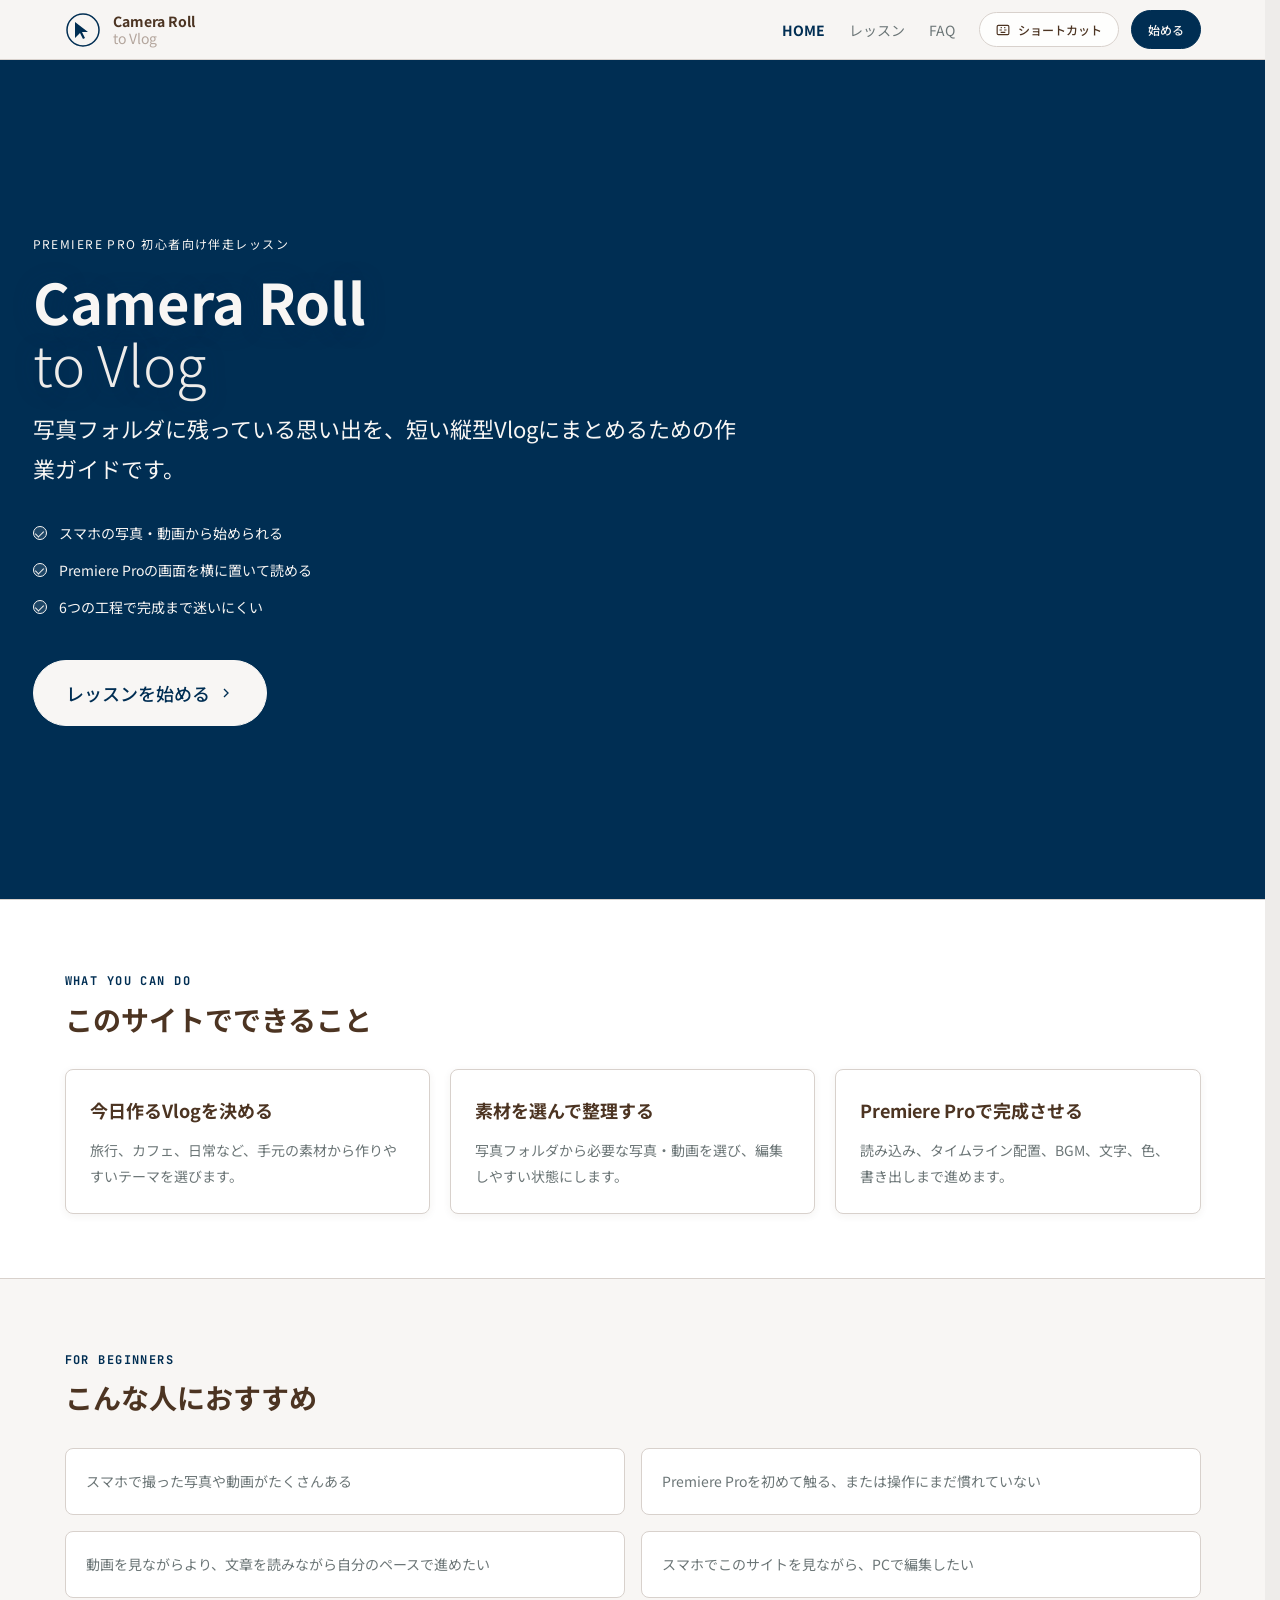
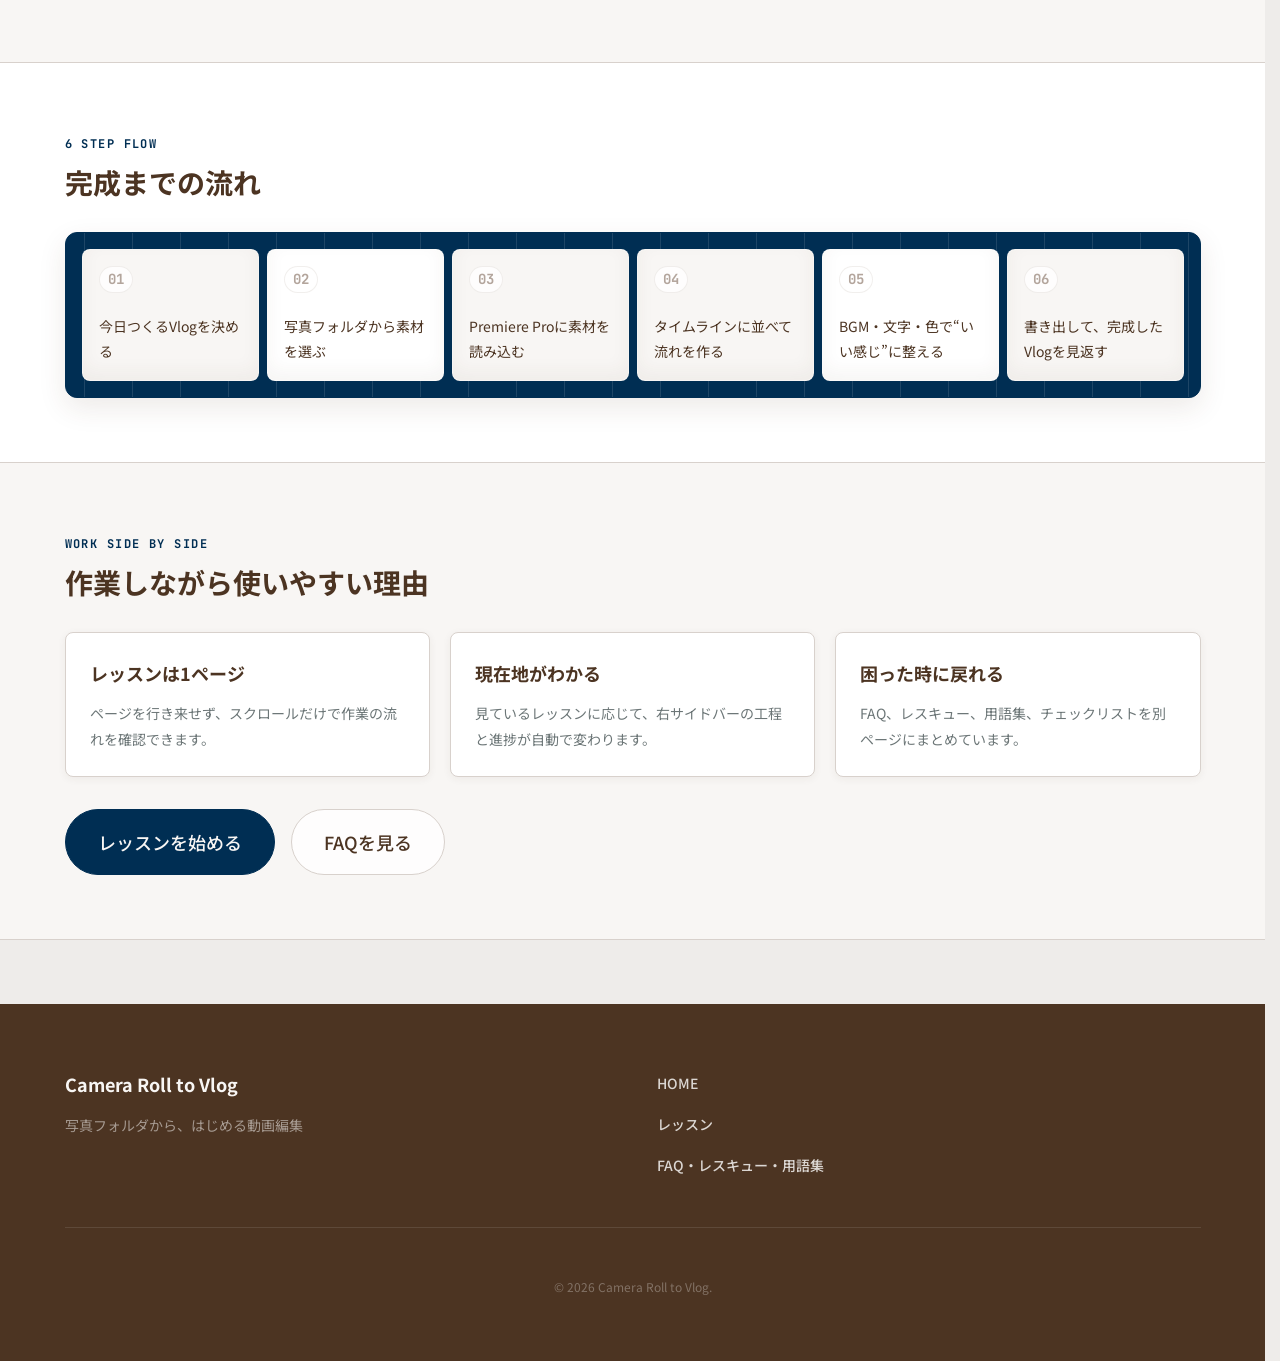
<file: index.html>
<!DOCTYPE html>
<html lang="ja">
<head>
  <meta charset="UTF-8" />
  <meta name="viewport" content="width=device-width, initial-scale=1.0" />
  <title>Camera Roll to Vlog - 写真フォルダからはじめる動画編集</title>
  <link rel="preconnect" href="https://fonts.googleapis.com" />
  <link href="https://fonts.googleapis.com/css2?family=Noto+Sans+JP:wght@300;400;500;700&family=JetBrains+Mono:wght@400;600&display=swap" rel="stylesheet" />
  <link rel="stylesheet" href="style.css" />
</head>
<body>
  <header class="site-header" role="banner">
    <div class="header-inner">
      <a href="index.html" class="logo-link" aria-label="トップページへ">
        <div class="logo-mark" aria-hidden="true">
          <svg width="36" height="36" viewBox="0 0 36 36" fill="none" xmlns="http://www.w3.org/2000/svg">
            <circle cx="18" cy="18" r="16" stroke="currentColor" stroke-width="1.5" fill="none"/>
            <polygon points="10,10 10,26 15,21 18,27 20,26 17,20 23,20" fill="currentColor"/>
          </svg>
        </div>
        <span class="logo-text">Camera Roll<br /><em>to Vlog</em></span>
      </a>

      <nav class="header-nav" aria-label="メインナビゲーション">
        <ul class="nav-list">
          <li><a href="index.html" class="nav-link is-current" aria-current="page">HOME</a></li>
          <li><a href="lesson.html" class="nav-link">レッスン</a></li>
          <li><a href="faq.html" class="nav-link">FAQ</a></li>
        </ul>
      </nav>

      <div class="header-actions">
        <button class="btn btn--ghost btn--sm" id="shortcutBtn" aria-haspopup="dialog" aria-controls="shortcutModal">
          <svg width="14" height="14" viewBox="0 0 24 24" fill="none" stroke="currentColor" stroke-width="2" aria-hidden="true"><rect x="2" y="4" width="20" height="16" rx="2"/><path d="M8 8h2M14 8h2M6 12h4M14 12h4M8 16h8"/></svg>
          ショートカット
        </button>
        <a href="lesson.html" class="btn btn--primary btn--sm">始める</a>
        <button class="hamburger" id="hamburgerBtn" aria-label="メニューを開く" aria-expanded="false" aria-controls="mobileMenu">
          <span class="hamburger__line"></span>
          <span class="hamburger__line"></span>
          <span class="hamburger__line"></span>
        </button>
      </div>
    </div>

    <nav class="mobile-menu" id="mobileMenu" aria-hidden="true">
      <ul class="mobile-nav-list">
        <li><a href="index.html" class="mobile-nav-link">HOME</a></li>
        <li><a href="lesson.html" class="mobile-nav-link">レッスン</a></li>
        <li><a href="faq.html" class="mobile-nav-link">FAQ</a></li>
        <li><button class="mobile-nav-link mobile-nav-link--btn" id="shortcutBtnMobile">ショートカット一覧</button></li>
      </ul>
    </nav>
  </header>

  <main id="mainContent" role="main">
    <section class="hero" id="hero" aria-label="サイト紹介">
      <video class="hero__video" autoplay muted loop playsinline aria-hidden="true">
        <source src="assets/videos/main_visual.mp4" type="video/mp4" />
      </video>
      <div class="hero__overlay" aria-hidden="true"></div>
      <div class="hero__inner">
        <div class="hero__content fade-in">
          <p class="hero__label">Premiere Pro 初心者向け伴走レッスン</p>
          <h1 class="hero__title">Camera Roll<br /><span>to Vlog</span></h1>
          <p class="hero__copy">写真フォルダに残っている思い出を、短い縦型Vlogにまとめるための作業ガイドです。</p>
          <ul class="hero__features" aria-label="このサイトの特徴">
            <li><span class="check-mark" aria-hidden="true"></span>スマホの写真・動画から始められる</li>
            <li><span class="check-mark" aria-hidden="true"></span>Premiere Proの画面を横に置いて読める</li>
            <li><span class="check-mark" aria-hidden="true"></span>6つの工程で完成まで迷いにくい</li>
          </ul>
          <a href="lesson.html" class="btn btn--primary btn--lg">
            レッスンを始める
            <svg width="16" height="16" viewBox="0 0 24 24" fill="none" stroke="currentColor" stroke-width="2" aria-hidden="true"><polyline points="9 18 15 12 9 6"/></svg>
          </a>
        </div>
      </div>
    </section>

    <section class="home-section fade-in" aria-labelledby="can-do-title">
      <div class="container">
        <div class="section-heading">
          <span class="section-label">WHAT YOU CAN DO</span>
          <h2 id="can-do-title">このサイトでできること</h2>
        </div>
        <div class="feature-grid">
          <article class="info-card">
            <h3>今日作るVlogを決める</h3>
            <p>旅行、カフェ、日常など、手元の素材から作りやすいテーマを選びます。</p>
          </article>
          <article class="info-card">
            <h3>素材を選んで整理する</h3>
            <p>写真フォルダから必要な写真・動画を選び、編集しやすい状態にします。</p>
          </article>
          <article class="info-card">
            <h3>Premiere Proで完成させる</h3>
            <p>読み込み、タイムライン配置、BGM、文字、色、書き出しまで進めます。</p>
          </article>
        </div>
      </div>
    </section>

    <section class="home-section home-section--surface fade-in" aria-labelledby="recommend-title">
      <div class="container">
        <div class="section-heading">
          <span class="section-label">FOR BEGINNERS</span>
          <h2 id="recommend-title">こんな人におすすめ</h2>
        </div>
        <ul class="simple-list">
          <li>スマホで撮った写真や動画がたくさんある</li>
          <li>Premiere Proを初めて触る、または操作にまだ慣れていない</li>
          <li>動画を見ながらより、文章を読みながら自分のペースで進めたい</li>
          <li>スマホでこのサイトを見ながら、PCで編集したい</li>
        </ul>
      </div>
    </section>

    <section class="home-section fade-in" aria-labelledby="flow-title">
      <div class="container">
        <div class="section-heading">
          <span class="section-label">6 STEP FLOW</span>
          <h2 id="flow-title">完成までの流れ</h2>
        </div>
        <ol class="flow-list">
          <li><span>01</span>今日つくるVlogを決める</li>
          <li><span>02</span>写真フォルダから素材を選ぶ</li>
          <li><span>03</span>Premiere Proに素材を読み込む</li>
          <li><span>04</span>タイムラインに並べて流れを作る</li>
          <li><span>05</span>BGM・文字・色で“いい感じ”に整える</li>
          <li><span>06</span>書き出して、完成したVlogを見返す</li>
        </ol>
      </div>
    </section>

    <section class="home-section home-section--surface fade-in" aria-labelledby="use-title">
      <div class="container">
        <div class="section-heading">
          <span class="section-label">WORK SIDE BY SIDE</span>
          <h2 id="use-title">作業しながら使いやすい理由</h2>
        </div>
        <div class="feature-grid">
          <article class="info-card">
            <h3>レッスンは1ページ</h3>
            <p>ページを行き来せず、スクロールだけで作業の流れを確認できます。</p>
          </article>
          <article class="info-card">
            <h3>現在地がわかる</h3>
            <p>見ているレッスンに応じて、右サイドバーの工程と進捗が自動で変わります。</p>
          </article>
          <article class="info-card">
            <h3>困った時に戻れる</h3>
            <p>FAQ、レスキュー、用語集、チェックリストを別ページにまとめています。</p>
          </article>
        </div>
        <div class="home-cta">
          <a href="lesson.html" class="btn btn--primary btn--lg">レッスンを始める</a>
          <a href="faq.html" class="btn btn--ghost btn--lg">FAQを見る</a>
        </div>
      </div>
    </section>
  </main>

  <div class="modal-overlay" id="shortcutModal" role="dialog" aria-modal="true" aria-labelledby="modalTitle" aria-hidden="true">
    <div class="modal-panel">
      <div class="modal-header">
        <h2 class="modal-title" id="modalTitle">ショートカット一覧</h2>
        <button class="modal-close" id="modalClose" aria-label="モーダルを閉じる">
          <svg width="20" height="20" viewBox="0 0 24 24" fill="none" stroke="currentColor" stroke-width="2" aria-hidden="true"><line x1="18" y1="6" x2="6" y2="18"/><line x1="6" y1="6" x2="18" y2="18"/></svg>
        </button>
      </div>
      <div class="modal-body">
        <p class="modal-note">ESC キーでも閉じられます。Mac は ⌘、Windowsは Ctrl に読み替えてください。</p>
        <div class="shortcut-table-wrap">
          <h3 class="shortcut-category">基本操作</h3>
          <table class="shortcut-table" aria-label="基本操作のショートカット">
            <thead><tr><th>操作</th><th>ショートカット</th></tr></thead>
            <tbody>
              <tr><td>保存</td><td><kbd class="key-badge">⌘</kbd> + <kbd class="key-badge">S</kbd></td></tr>
              <tr><td>元に戻す</td><td><kbd class="key-badge">⌘</kbd> + <kbd class="key-badge">Z</kbd></td></tr>
              <tr><td>素材を読み込む</td><td><kbd class="key-badge">⌘</kbd> + <kbd class="key-badge">I</kbd></td></tr>
              <tr><td>書き出し</td><td><kbd class="key-badge">⌘</kbd> + <kbd class="key-badge">M</kbd></td></tr>
            </tbody>
          </table>
          <h3 class="shortcut-category">編集操作</h3>
          <table class="shortcut-table" aria-label="編集操作のショートカット">
            <thead><tr><th>操作</th><th>ショートカット</th></tr></thead>
            <tbody>
              <tr><td>選択ツール</td><td><kbd class="key-badge">V</kbd></td></tr>
              <tr><td>カットツール</td><td><kbd class="key-badge">C</kbd></td></tr>
              <tr><td>テキストツール</td><td><kbd class="key-badge">T</kbd></td></tr>
              <tr><td>再生 / 一時停止</td><td><kbd class="key-badge">Space</kbd></td></tr>
              <tr><td>クリップをカット</td><td><kbd class="key-badge">⌘</kbd> + <kbd class="key-badge">K</kbd></td></tr>
            </tbody>
          </table>
        </div>
      </div>
    </div>
  </div>

  <footer class="site-footer" role="contentinfo">
    <div class="footer-inner">
      <div class="footer-top">
        <div class="footer-logo">
          <span class="footer-logo__title">Camera Roll to Vlog</span>
          <p class="footer-logo__desc">写真フォルダから、はじめる動画編集</p>
        </div>
        <nav class="footer-nav" aria-label="サイトマップ">
          <ul class="footer-nav-list">
            <li><a href="index.html">HOME</a></li>
            <li><a href="lesson.html">レッスン</a></li>
            <li><a href="faq.html">FAQ・レスキュー・用語集</a></li>
          </ul>
        </nav>
      </div>
      <div class="footer-bottom">
        <p class="footer-copy">&copy; 2026 Camera Roll to Vlog.</p>
      </div>
    </div>
  </footer>

  <script src="script.js"></script>
</body>
</html>
</file>
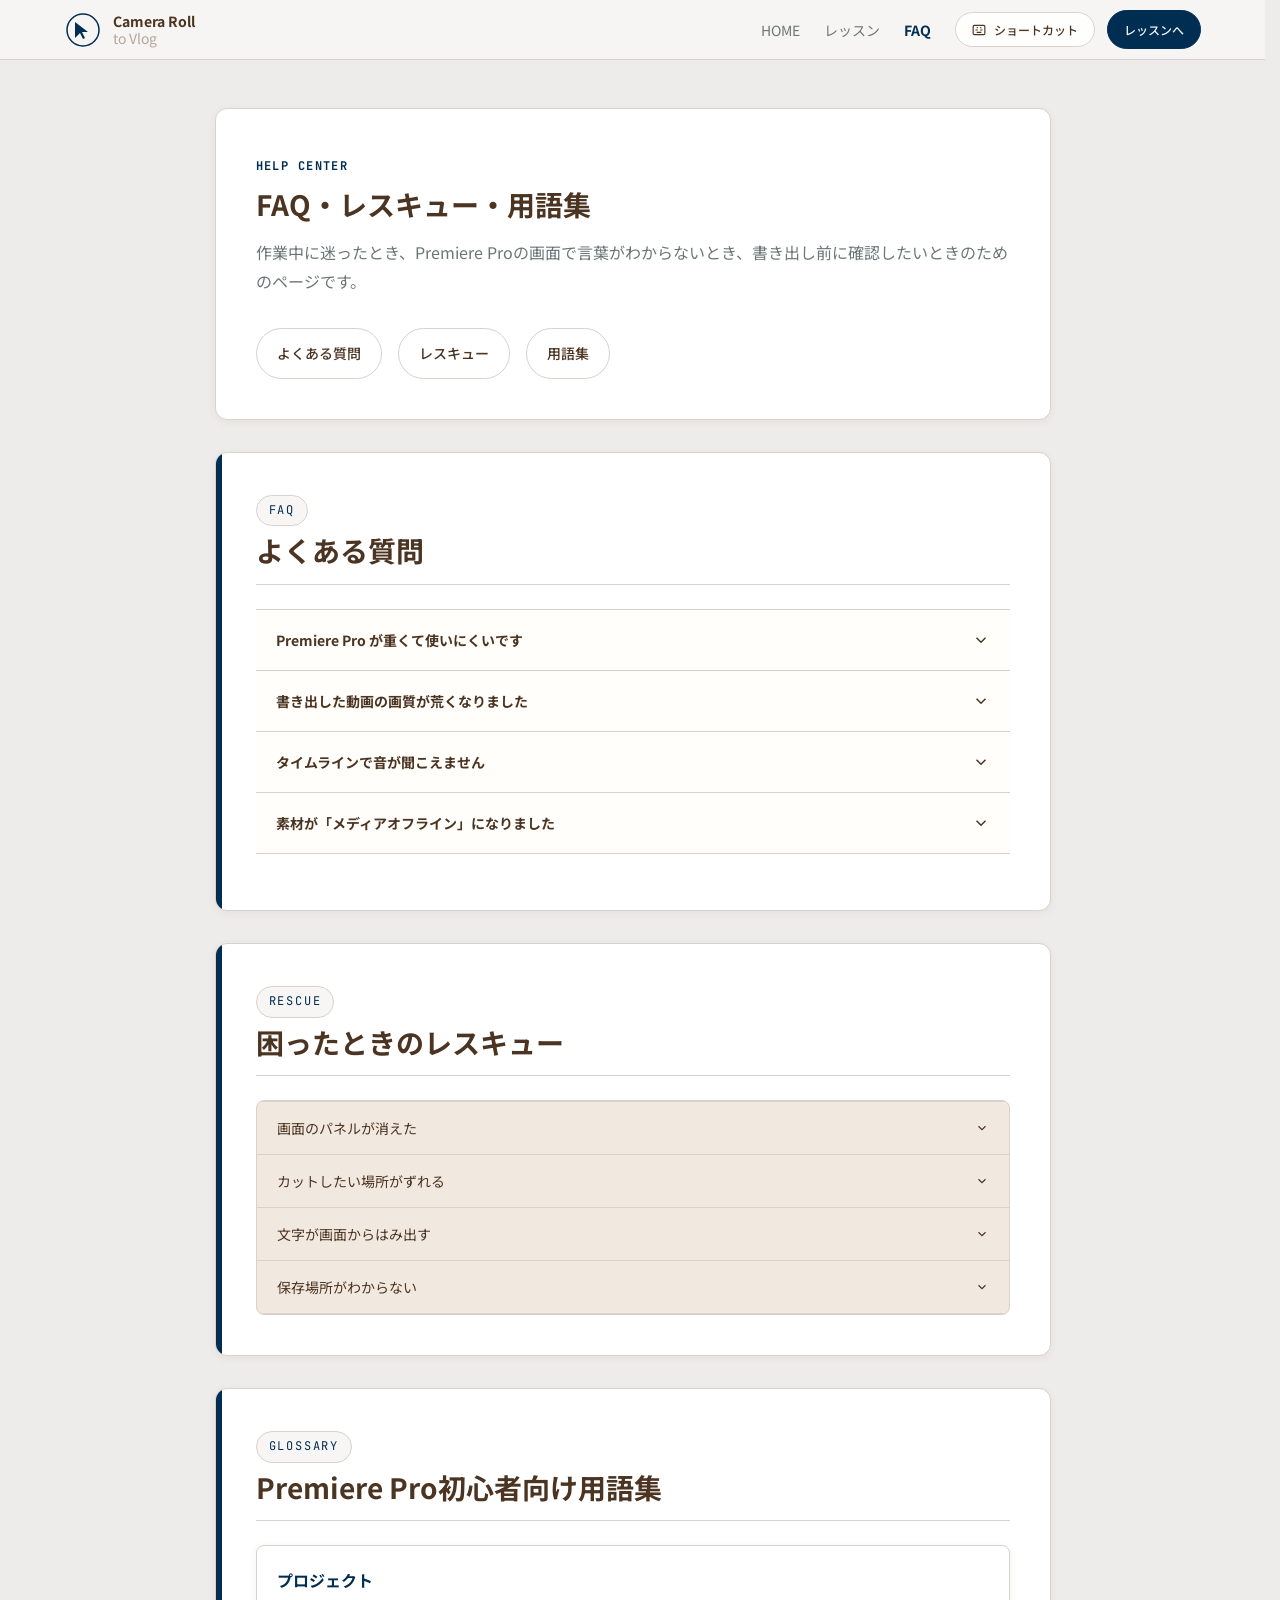
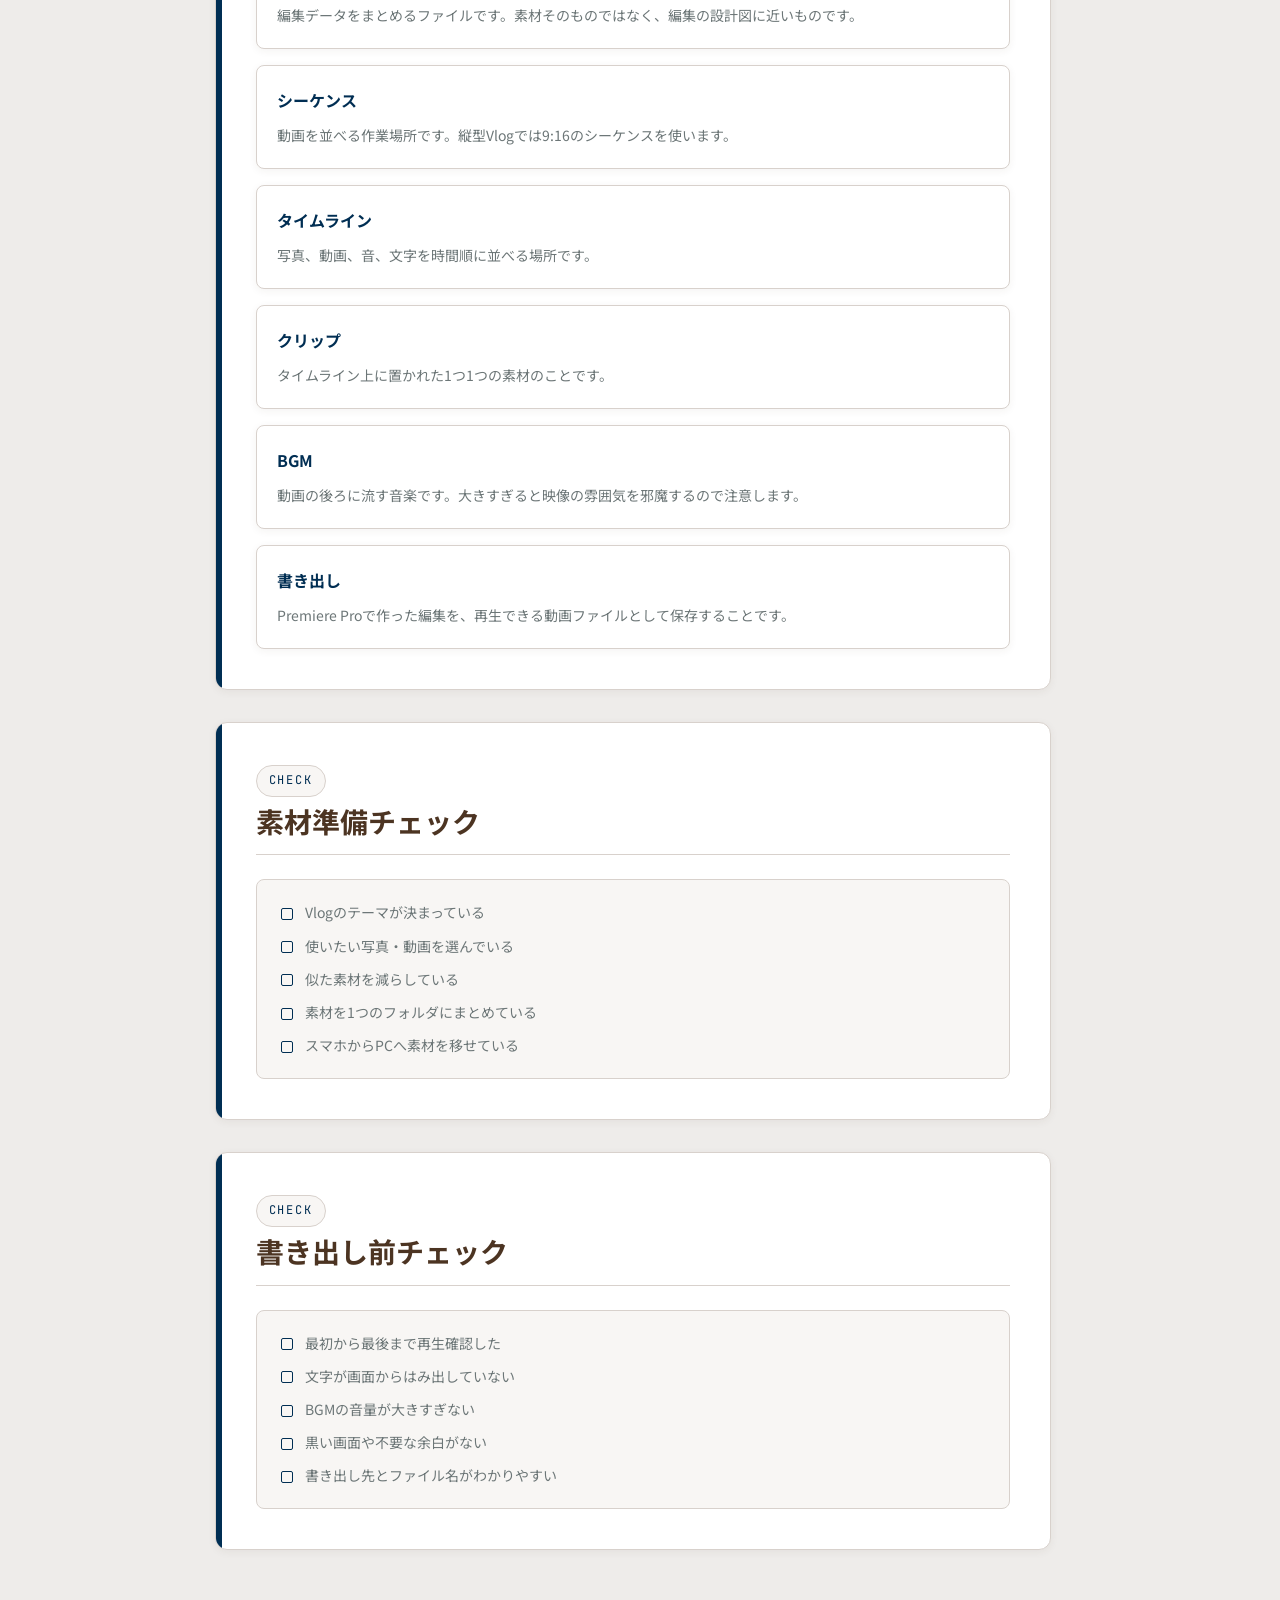
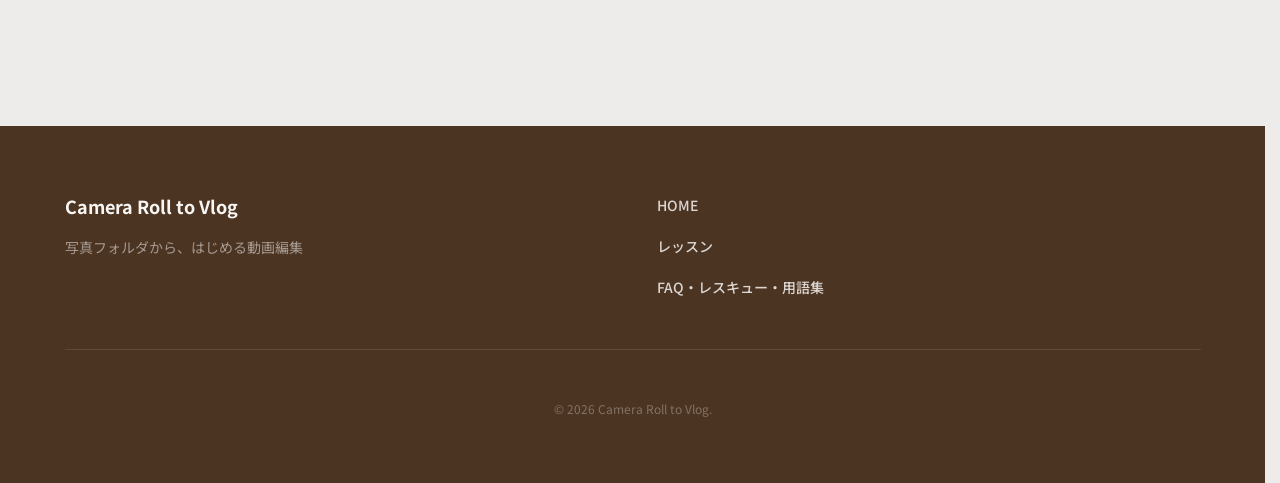
<file: faq.html>
<!DOCTYPE html>
<html lang="ja">
<head>
  <meta charset="UTF-8" />
  <meta name="viewport" content="width=device-width, initial-scale=1.0" />
  <title>FAQ・レスキュー - Camera Roll to Vlog</title>
  <link rel="preconnect" href="https://fonts.googleapis.com" />
  <link href="https://fonts.googleapis.com/css2?family=Noto+Sans+JP:wght@300;400;500;700&family=JetBrains+Mono:wght@400;600&display=swap" rel="stylesheet" />
  <link rel="stylesheet" href="style.css" />
</head>
<body>
  <header class="site-header" role="banner">
    <div class="header-inner">
      <a href="index.html" class="logo-link" aria-label="トップページへ">
        <div class="logo-mark" aria-hidden="true">
          <svg width="36" height="36" viewBox="0 0 36 36" fill="none" xmlns="http://www.w3.org/2000/svg">
            <circle cx="18" cy="18" r="16" stroke="currentColor" stroke-width="1.5" fill="none"/>
            <polygon points="10,10 10,26 15,21 18,27 20,26 17,20 23,20" fill="currentColor"/>
          </svg>
        </div>
        <span class="logo-text">Camera Roll<br /><em>to Vlog</em></span>
      </a>
      <nav class="header-nav" aria-label="メインナビゲーション">
        <ul class="nav-list">
          <li><a href="index.html" class="nav-link">HOME</a></li>
          <li><a href="lesson.html" class="nav-link">レッスン</a></li>
          <li><a href="faq.html" class="nav-link is-current" aria-current="page">FAQ</a></li>
        </ul>
      </nav>
      <div class="header-actions">
        <button class="btn btn--ghost btn--sm" id="shortcutBtn" aria-haspopup="dialog" aria-controls="shortcutModal">
          <svg width="14" height="14" viewBox="0 0 24 24" fill="none" stroke="currentColor" stroke-width="2" aria-hidden="true"><rect x="2" y="4" width="20" height="16" rx="2"/><path d="M8 8h2M14 8h2M6 12h4M14 12h4M8 16h8"/></svg>
          ショートカット
        </button>
        <a href="lesson.html" class="btn btn--primary btn--sm">レッスンへ</a>
        <button class="hamburger" id="hamburgerBtn" aria-label="メニューを開く" aria-expanded="false" aria-controls="mobileMenu">
          <span class="hamburger__line"></span>
          <span class="hamburger__line"></span>
          <span class="hamburger__line"></span>
        </button>
      </div>
    </div>
    <nav class="mobile-menu" id="mobileMenu" aria-hidden="true">
      <ul class="mobile-nav-list">
        <li><a href="index.html" class="mobile-nav-link">HOME</a></li>
        <li><a href="lesson.html" class="mobile-nav-link">レッスン</a></li>
        <li><a href="faq.html" class="mobile-nav-link">FAQ</a></li>
        <li><button class="mobile-nav-link mobile-nav-link--btn" id="shortcutBtnMobile">ショートカット一覧</button></li>
      </ul>
    </nav>
  </header>

  <main class="faq-page" id="mainContent" role="main">
    <section class="lesson-intro fade-in">
      <span class="section-label">HELP CENTER</span>
      <h1>FAQ・レスキュー・用語集</h1>
      <p>作業中に迷ったとき、Premiere Proの画面で言葉がわからないとき、書き出し前に確認したいときのためのページです。</p>
      <div class="home-cta">
        <a href="#faq" class="btn btn--ghost">よくある質問</a>
        <a href="#rescue" class="btn btn--ghost">レスキュー</a>
        <a href="#glossary" class="btn btn--ghost">用語集</a>
      </div>
    </section>

    <section class="lesson-section fade-in" id="faq" aria-labelledby="faq-title">
      <div class="lesson-header">
        <span class="lesson-num">FAQ</span>
        <h2 class="lesson-title" id="faq-title">よくある質問</h2>
      </div>
      <div class="faq-list" role="list">
        <div class="faq-item" role="listitem">
          <button class="faq-question" aria-expanded="false" aria-controls="faq-answer-1">
            <span>Premiere Pro が重くて使いにくいです</span>
            <svg class="faq-icon" width="18" height="18" viewBox="0 0 24 24" fill="none" stroke="currentColor" stroke-width="2" aria-hidden="true"><polyline points="6 9 12 15 18 9"/></svg>
          </button>
          <div class="faq-answer" id="faq-answer-1" role="region" hidden>
            <p>プログラムモニターの再生解像度を「1/2」または「1/4」に下げてみてください。ほかのアプリを閉じる、長い素材を短くする、必要ならプロキシを使うのも有効です。</p>
          </div>
        </div>
        <div class="faq-item" role="listitem">
          <button class="faq-question" aria-expanded="false" aria-controls="faq-answer-2">
            <span>書き出した動画の画質が荒くなりました</span>
            <svg class="faq-icon" width="18" height="18" viewBox="0 0 24 24" fill="none" stroke="currentColor" stroke-width="2" aria-hidden="true"><polyline points="6 9 12 15 18 9"/></svg>
          </button>
          <div class="faq-answer" id="faq-answer-2" role="region" hidden>
            <p>形式がH.264になっているか、解像度が1080×1920になっているかを確認します。ビットレートが低すぎる場合も画質が落ちるため、縦型短尺なら10〜20Mbpsを目安にします。</p>
          </div>
        </div>
        <div class="faq-item" role="listitem">
          <button class="faq-question" aria-expanded="false" aria-controls="faq-answer-3">
            <span>タイムラインで音が聞こえません</span>
            <svg class="faq-icon" width="18" height="18" viewBox="0 0 24 24" fill="none" stroke="currentColor" stroke-width="2" aria-hidden="true"><polyline points="6 9 12 15 18 9"/></svg>
          </button>
          <div class="faq-answer" id="faq-answer-3" role="region" hidden>
            <p>オーディオトラックがミュートになっていないか、PC本体の音量が下がっていないかを確認します。オーディオメーターが動いていれば、Premiere Pro内には音が入っています。</p>
          </div>
        </div>
        <div class="faq-item" role="listitem">
          <button class="faq-question" aria-expanded="false" aria-controls="faq-answer-4">
            <span>素材が「メディアオフライン」になりました</span>
            <svg class="faq-icon" width="18" height="18" viewBox="0 0 24 24" fill="none" stroke="currentColor" stroke-width="2" aria-hidden="true"><polyline points="6 9 12 15 18 9"/></svg>
          </button>
          <div class="faq-answer" id="faq-answer-4" role="region" hidden>
            <p>素材ファイルの場所が変わった可能性があります。「ファイル > リンクとロケーション > すべてのメディアをリンク」から元の素材を指定してください。</p>
          </div>
        </div>
      </div>
    </section>

    <section class="lesson-section fade-in" id="rescue" aria-labelledby="rescue-title">
      <div class="lesson-header">
        <span class="lesson-num">RESCUE</span>
        <h2 class="lesson-title" id="rescue-title">困ったときのレスキュー</h2>
      </div>
      <div class="rescue-list" role="list">
        <div class="rescue-item" role="listitem">
          <button class="rescue-question" aria-expanded="false" aria-controls="rescue-1">
            <span>画面のパネルが消えた</span>
            <svg class="rescue-icon" width="14" height="14" viewBox="0 0 24 24" fill="none" stroke="currentColor" stroke-width="2" aria-hidden="true"><polyline points="6 9 12 15 18 9"/></svg>
          </button>
          <div class="rescue-answer" id="rescue-1" hidden><p>「ウィンドウ > ワークスペース > 編集」を選び、必要なら「保存したレイアウトにリセット」を実行します。</p></div>
        </div>
        <div class="rescue-item" role="listitem">
          <button class="rescue-question" aria-expanded="false" aria-controls="rescue-2">
            <span>カットしたい場所がずれる</span>
            <svg class="rescue-icon" width="14" height="14" viewBox="0 0 24 24" fill="none" stroke="currentColor" stroke-width="2" aria-hidden="true"><polyline points="6 9 12 15 18 9"/></svg>
          </button>
          <div class="rescue-answer" id="rescue-2" hidden><p>タイムラインを拡大してから操作します。細かい調整では「+」で拡大し、「V」で選択ツールに戻します。</p></div>
        </div>
        <div class="rescue-item" role="listitem">
          <button class="rescue-question" aria-expanded="false" aria-controls="rescue-3">
            <span>文字が画面からはみ出す</span>
            <svg class="rescue-icon" width="14" height="14" viewBox="0 0 24 24" fill="none" stroke="currentColor" stroke-width="2" aria-hidden="true"><polyline points="6 9 12 15 18 9"/></svg>
          </button>
          <div class="rescue-answer" id="rescue-3" hidden><p>プログラムモニターのセーフマージンを表示し、文字を中央寄りに置きます。スマホ投稿では上下のUIに隠れやすいので余白を残します。</p></div>
        </div>
        <div class="rescue-item" role="listitem">
          <button class="rescue-question" aria-expanded="false" aria-controls="rescue-4">
            <span>保存場所がわからない</span>
            <svg class="rescue-icon" width="14" height="14" viewBox="0 0 24 24" fill="none" stroke="currentColor" stroke-width="2" aria-hidden="true"><polyline points="6 9 12 15 18 9"/></svg>
          </button>
          <div class="rescue-answer" id="rescue-4" hidden><p>書き出し画面の「出力名」をクリックすると保存先を指定できます。見つけやすいフォルダに保存し、ファイル名もVlogの内容がわかるものにします。</p></div>
        </div>
      </div>
    </section>

    <section class="lesson-section fade-in" id="glossary" aria-labelledby="glossary-title">
      <div class="lesson-header">
        <span class="lesson-num">GLOSSARY</span>
        <h2 class="lesson-title" id="glossary-title">Premiere Pro初心者向け用語集</h2>
      </div>
      <dl class="glossary-list">
        <div><dt>プロジェクト</dt><dd>編集データをまとめるファイルです。素材そのものではなく、編集の設計図に近いものです。</dd></div>
        <div><dt>シーケンス</dt><dd>動画を並べる作業場所です。縦型Vlogでは9:16のシーケンスを使います。</dd></div>
        <div><dt>タイムライン</dt><dd>写真、動画、音、文字を時間順に並べる場所です。</dd></div>
        <div><dt>クリップ</dt><dd>タイムライン上に置かれた1つ1つの素材のことです。</dd></div>
        <div><dt>BGM</dt><dd>動画の後ろに流す音楽です。大きすぎると映像の雰囲気を邪魔するので注意します。</dd></div>
        <div><dt>書き出し</dt><dd>Premiere Proで作った編集を、再生できる動画ファイルとして保存することです。</dd></div>
      </dl>
    </section>

    <section class="lesson-section fade-in" id="material-check" aria-labelledby="material-check-title">
      <div class="lesson-header">
        <span class="lesson-num">CHECK</span>
        <h2 class="lesson-title" id="material-check-title">素材準備チェック</h2>
      </div>
      <div class="mini-check mini-check--large">
        <ul>
          <li>Vlogのテーマが決まっている</li>
          <li>使いたい写真・動画を選んでいる</li>
          <li>似た素材を減らしている</li>
          <li>素材を1つのフォルダにまとめている</li>
          <li>スマホからPCへ素材を移せている</li>
        </ul>
      </div>
    </section>

    <section class="lesson-section fade-in" id="export-check" aria-labelledby="export-check-title">
      <div class="lesson-header">
        <span class="lesson-num">CHECK</span>
        <h2 class="lesson-title" id="export-check-title">書き出し前チェック</h2>
      </div>
      <div class="mini-check mini-check--large">
        <ul>
          <li>最初から最後まで再生確認した</li>
          <li>文字が画面からはみ出していない</li>
          <li>BGMの音量が大きすぎない</li>
          <li>黒い画面や不要な余白がない</li>
          <li>書き出し先とファイル名がわかりやすい</li>
        </ul>
      </div>
    </section>
  </main>

  <div class="modal-overlay" id="shortcutModal" role="dialog" aria-modal="true" aria-labelledby="modalTitle" aria-hidden="true">
    <div class="modal-panel">
      <div class="modal-header">
        <h2 class="modal-title" id="modalTitle">ショートカット一覧</h2>
        <button class="modal-close" id="modalClose" aria-label="モーダルを閉じる">
          <svg width="20" height="20" viewBox="0 0 24 24" fill="none" stroke="currentColor" stroke-width="2" aria-hidden="true"><line x1="18" y1="6" x2="6" y2="18"/><line x1="6" y1="6" x2="18" y2="18"/></svg>
        </button>
      </div>
      <div class="modal-body">
        <p class="modal-note">ESC キーでも閉じられます。Mac は ⌘、Windowsは Ctrl に読み替えてください。</p>
        <div class="shortcut-table-wrap">
          <h3 class="shortcut-category">基本操作</h3>
          <table class="shortcut-table" aria-label="基本操作のショートカット">
            <thead><tr><th>操作</th><th>ショートカット</th></tr></thead>
            <tbody>
              <tr><td>保存</td><td><kbd class="key-badge">⌘</kbd> + <kbd class="key-badge">S</kbd></td></tr>
              <tr><td>元に戻す</td><td><kbd class="key-badge">⌘</kbd> + <kbd class="key-badge">Z</kbd></td></tr>
              <tr><td>素材を読み込む</td><td><kbd class="key-badge">⌘</kbd> + <kbd class="key-badge">I</kbd></td></tr>
              <tr><td>書き出し</td><td><kbd class="key-badge">⌘</kbd> + <kbd class="key-badge">M</kbd></td></tr>
            </tbody>
          </table>
          <h3 class="shortcut-category">編集操作</h3>
          <table class="shortcut-table" aria-label="編集操作のショートカット">
            <thead><tr><th>操作</th><th>ショートカット</th></tr></thead>
            <tbody>
              <tr><td>選択ツール</td><td><kbd class="key-badge">V</kbd></td></tr>
              <tr><td>カットツール</td><td><kbd class="key-badge">C</kbd></td></tr>
              <tr><td>テキストツール</td><td><kbd class="key-badge">T</kbd></td></tr>
              <tr><td>再生 / 一時停止</td><td><kbd class="key-badge">Space</kbd></td></tr>
              <tr><td>クリップをカット</td><td><kbd class="key-badge">⌘</kbd> + <kbd class="key-badge">K</kbd></td></tr>
            </tbody>
          </table>
        </div>
      </div>
    </div>
  </div>

  <footer class="site-footer" role="contentinfo">
    <div class="footer-inner">
      <div class="footer-top">
        <div class="footer-logo">
          <span class="footer-logo__title">Camera Roll to Vlog</span>
          <p class="footer-logo__desc">写真フォルダから、はじめる動画編集</p>
        </div>
        <nav class="footer-nav" aria-label="サイトマップ">
          <ul class="footer-nav-list">
            <li><a href="index.html">HOME</a></li>
            <li><a href="lesson.html">レッスン</a></li>
            <li><a href="faq.html">FAQ・レスキュー・用語集</a></li>
          </ul>
        </nav>
      </div>
      <div class="footer-bottom">
        <p class="footer-copy">&copy; 2026 Camera Roll to Vlog.</p>
      </div>
    </div>
  </footer>
  <script src="script.js"></script>
</body>
</html>
</file>
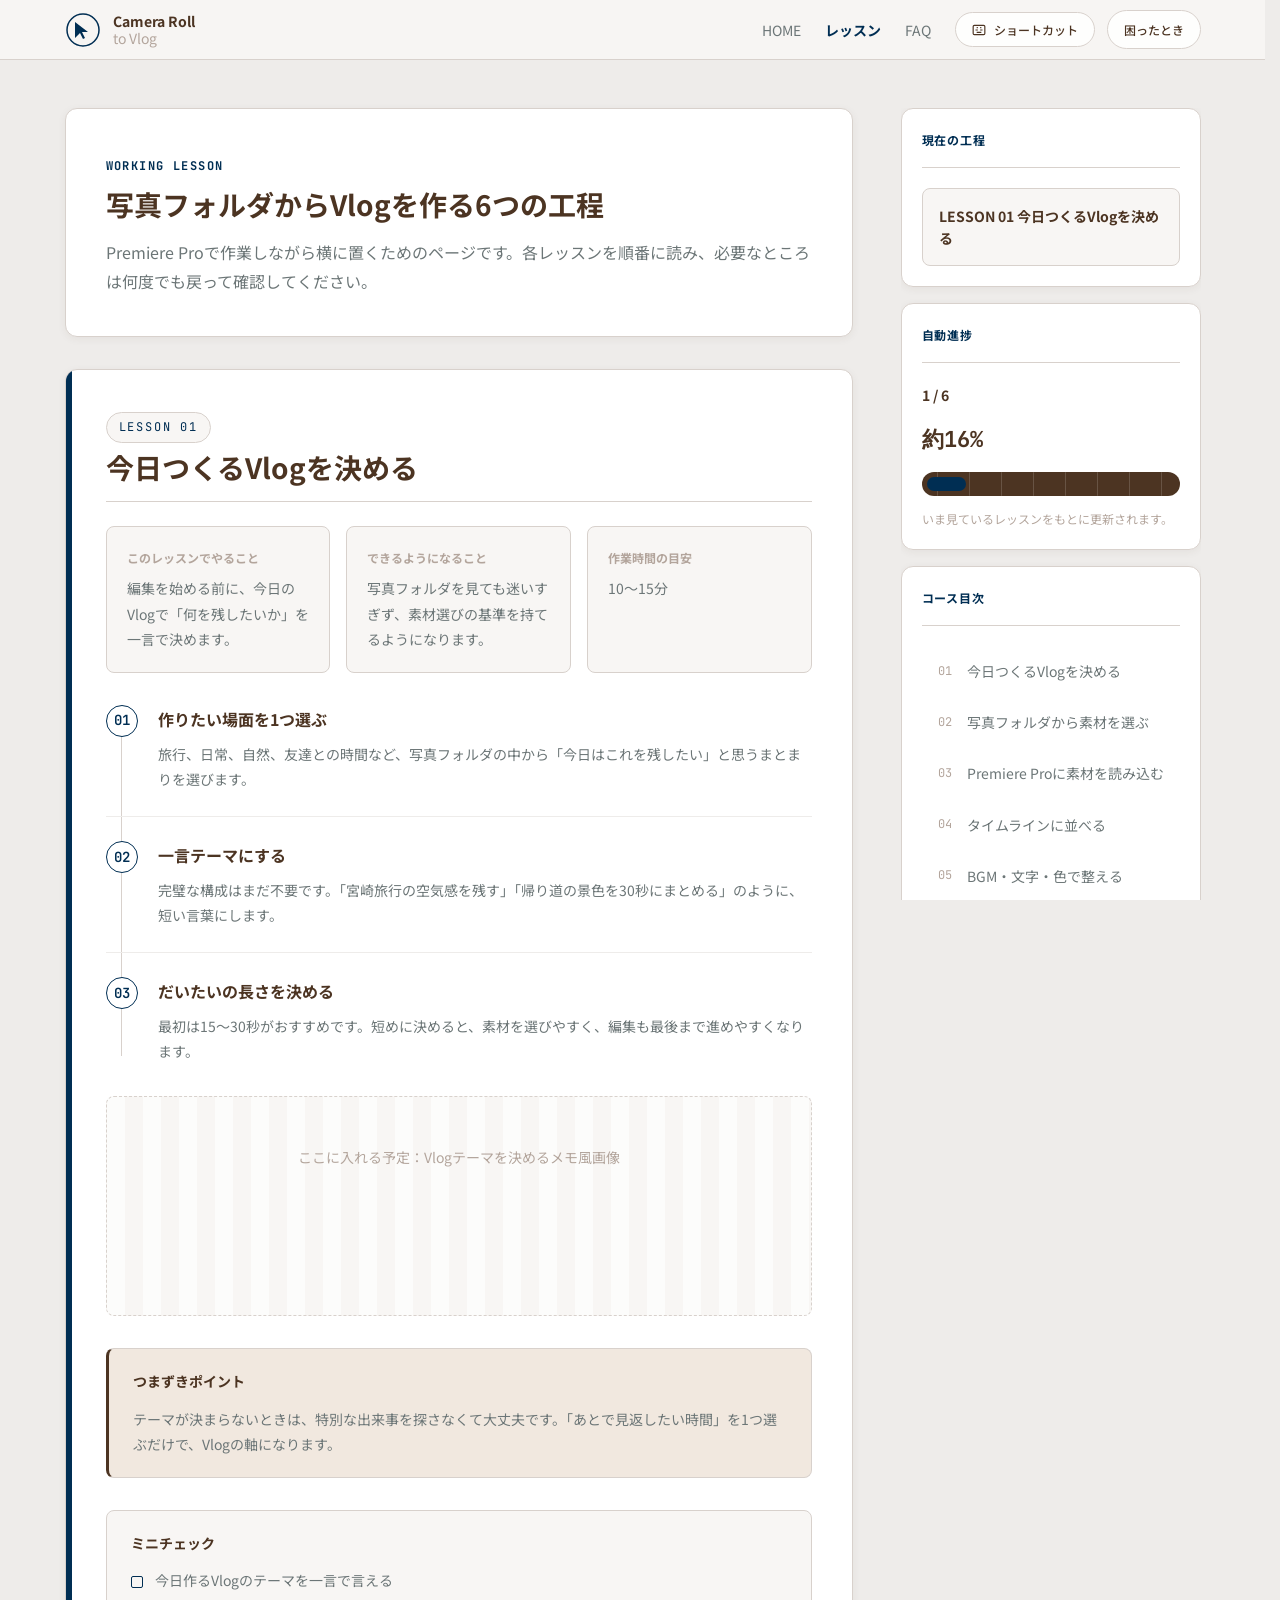
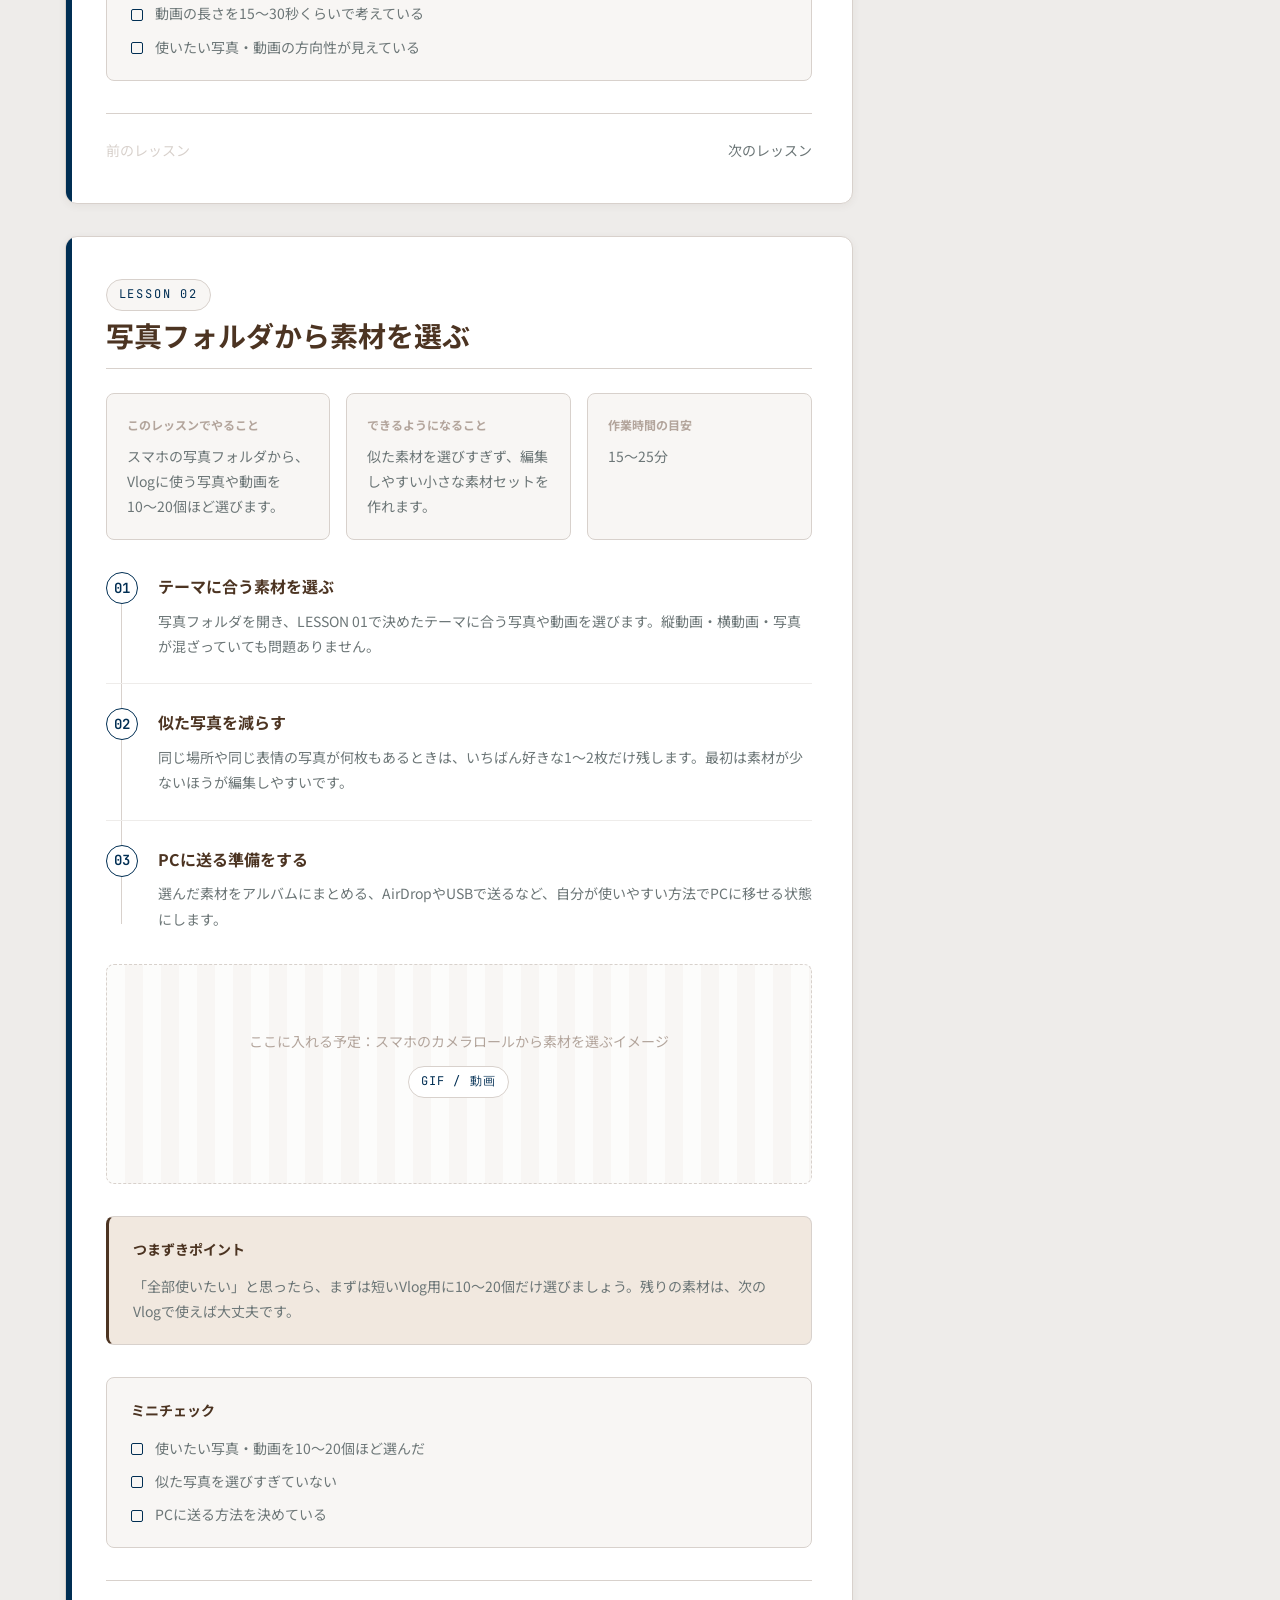
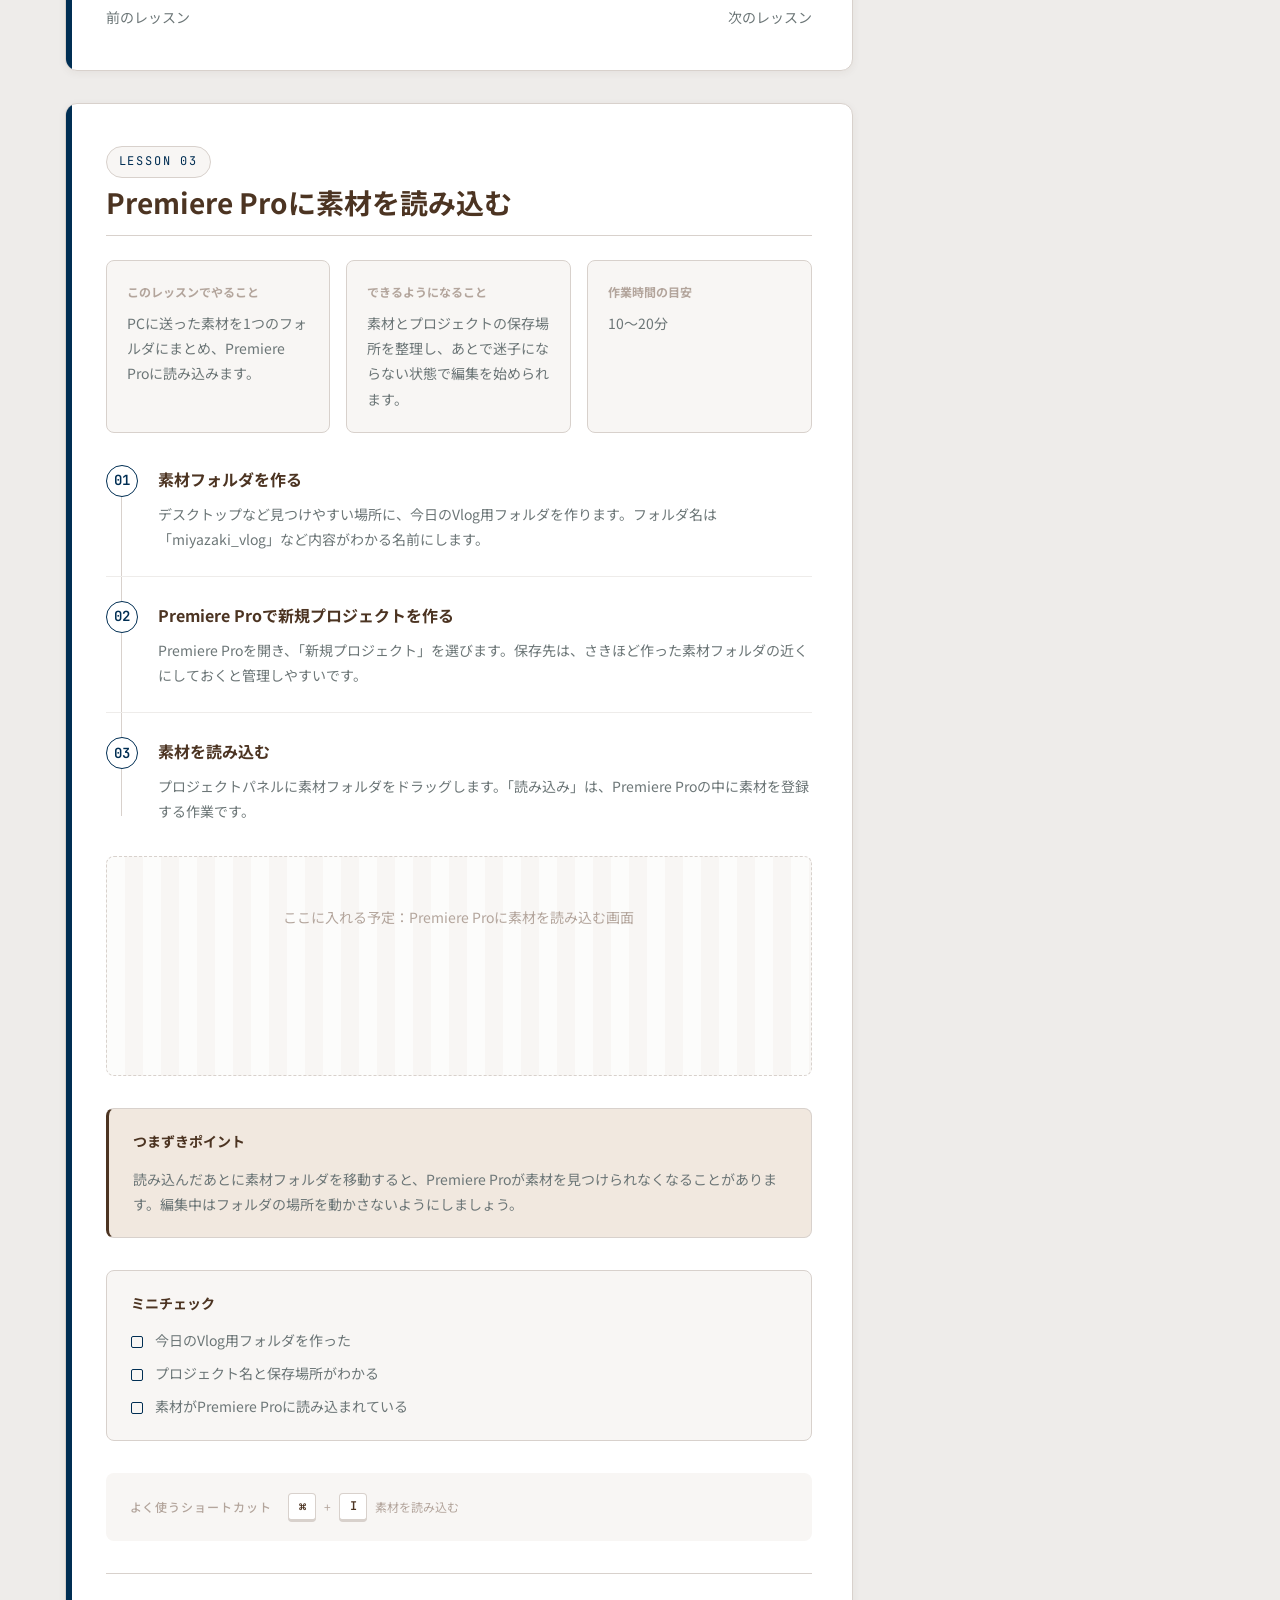
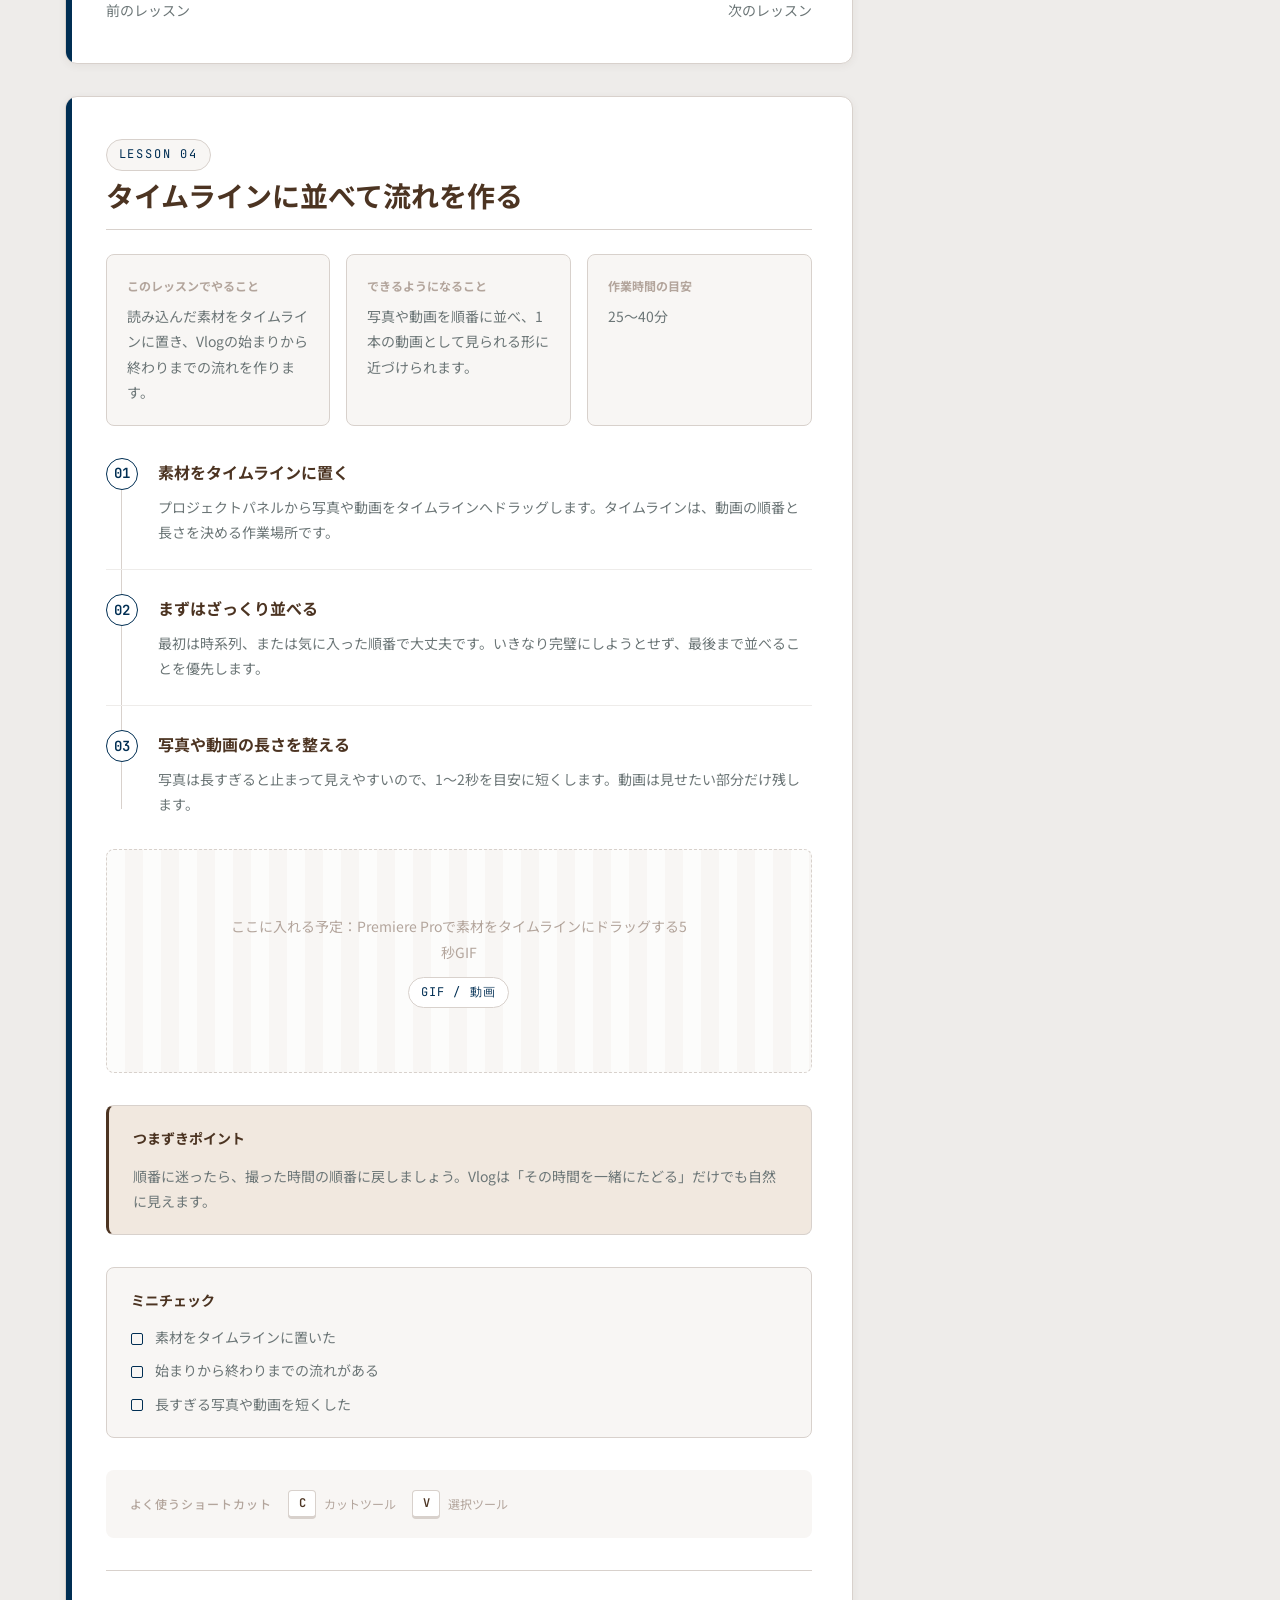
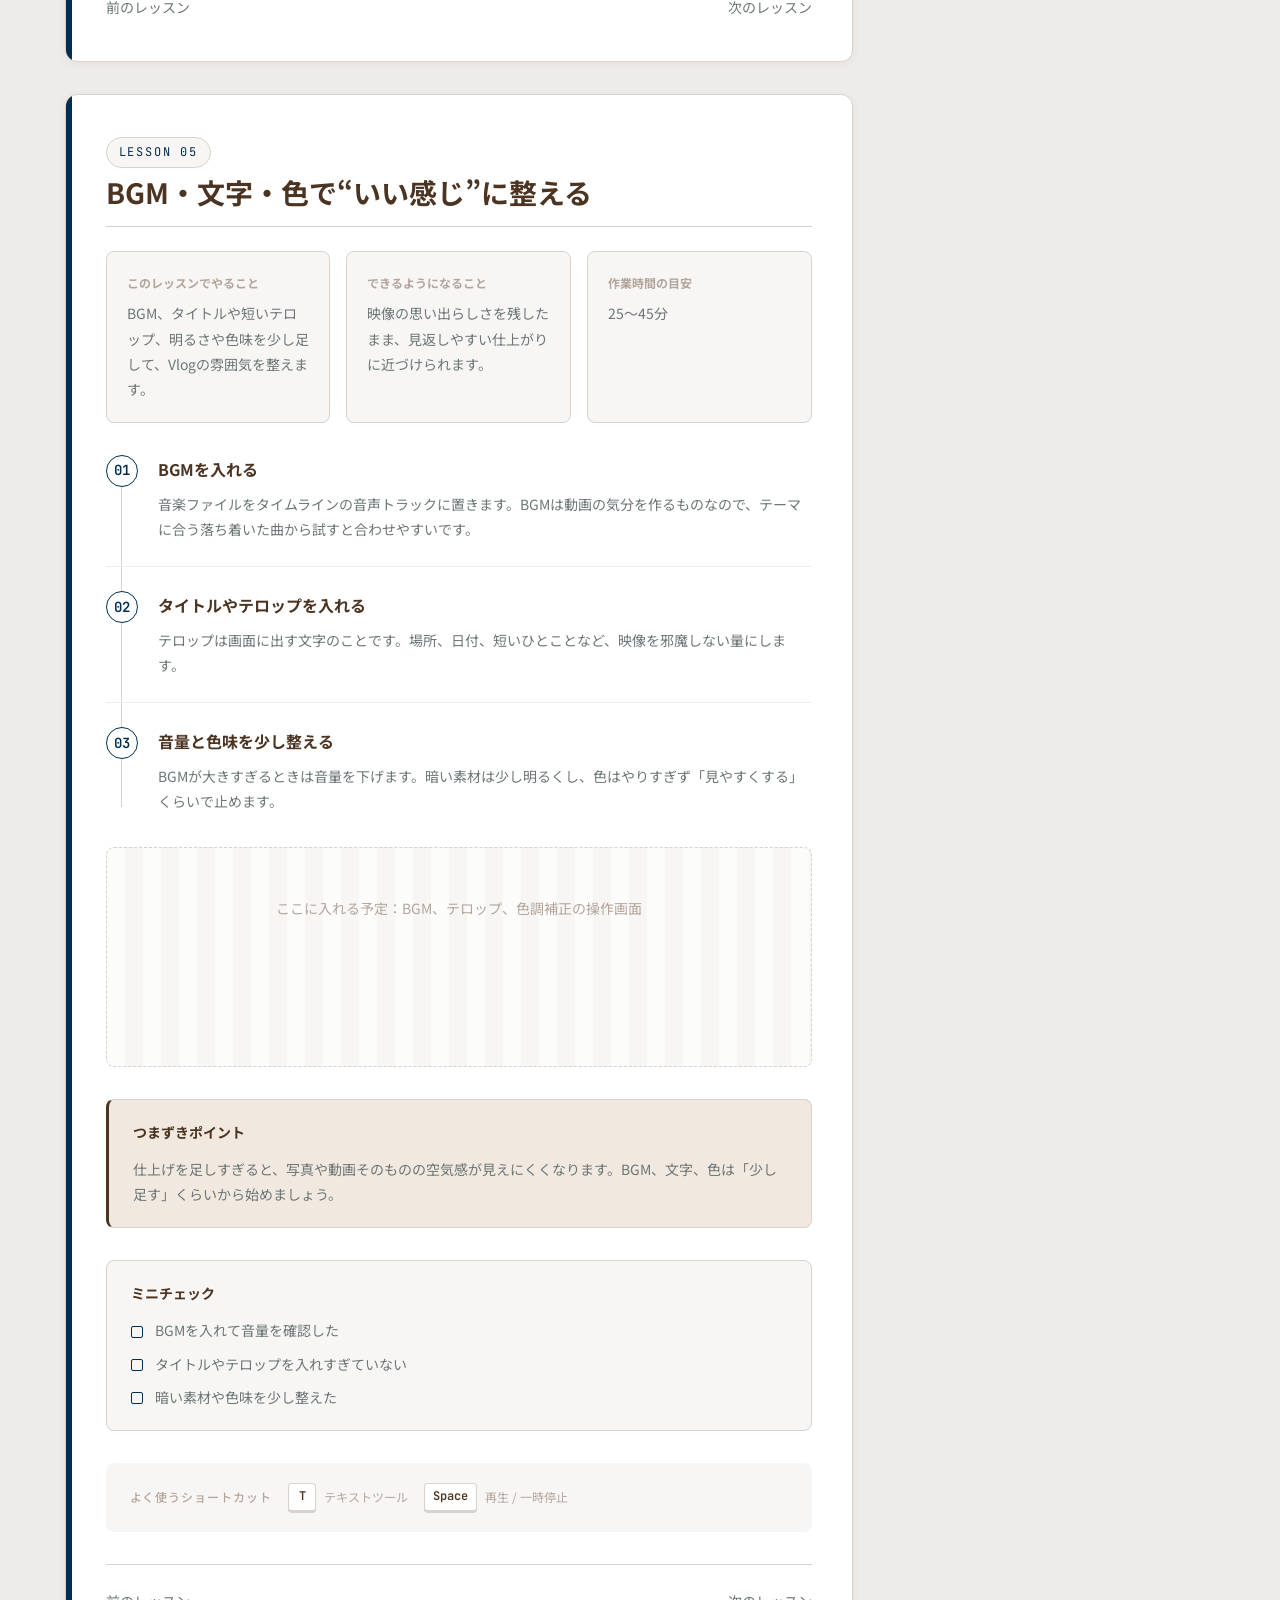
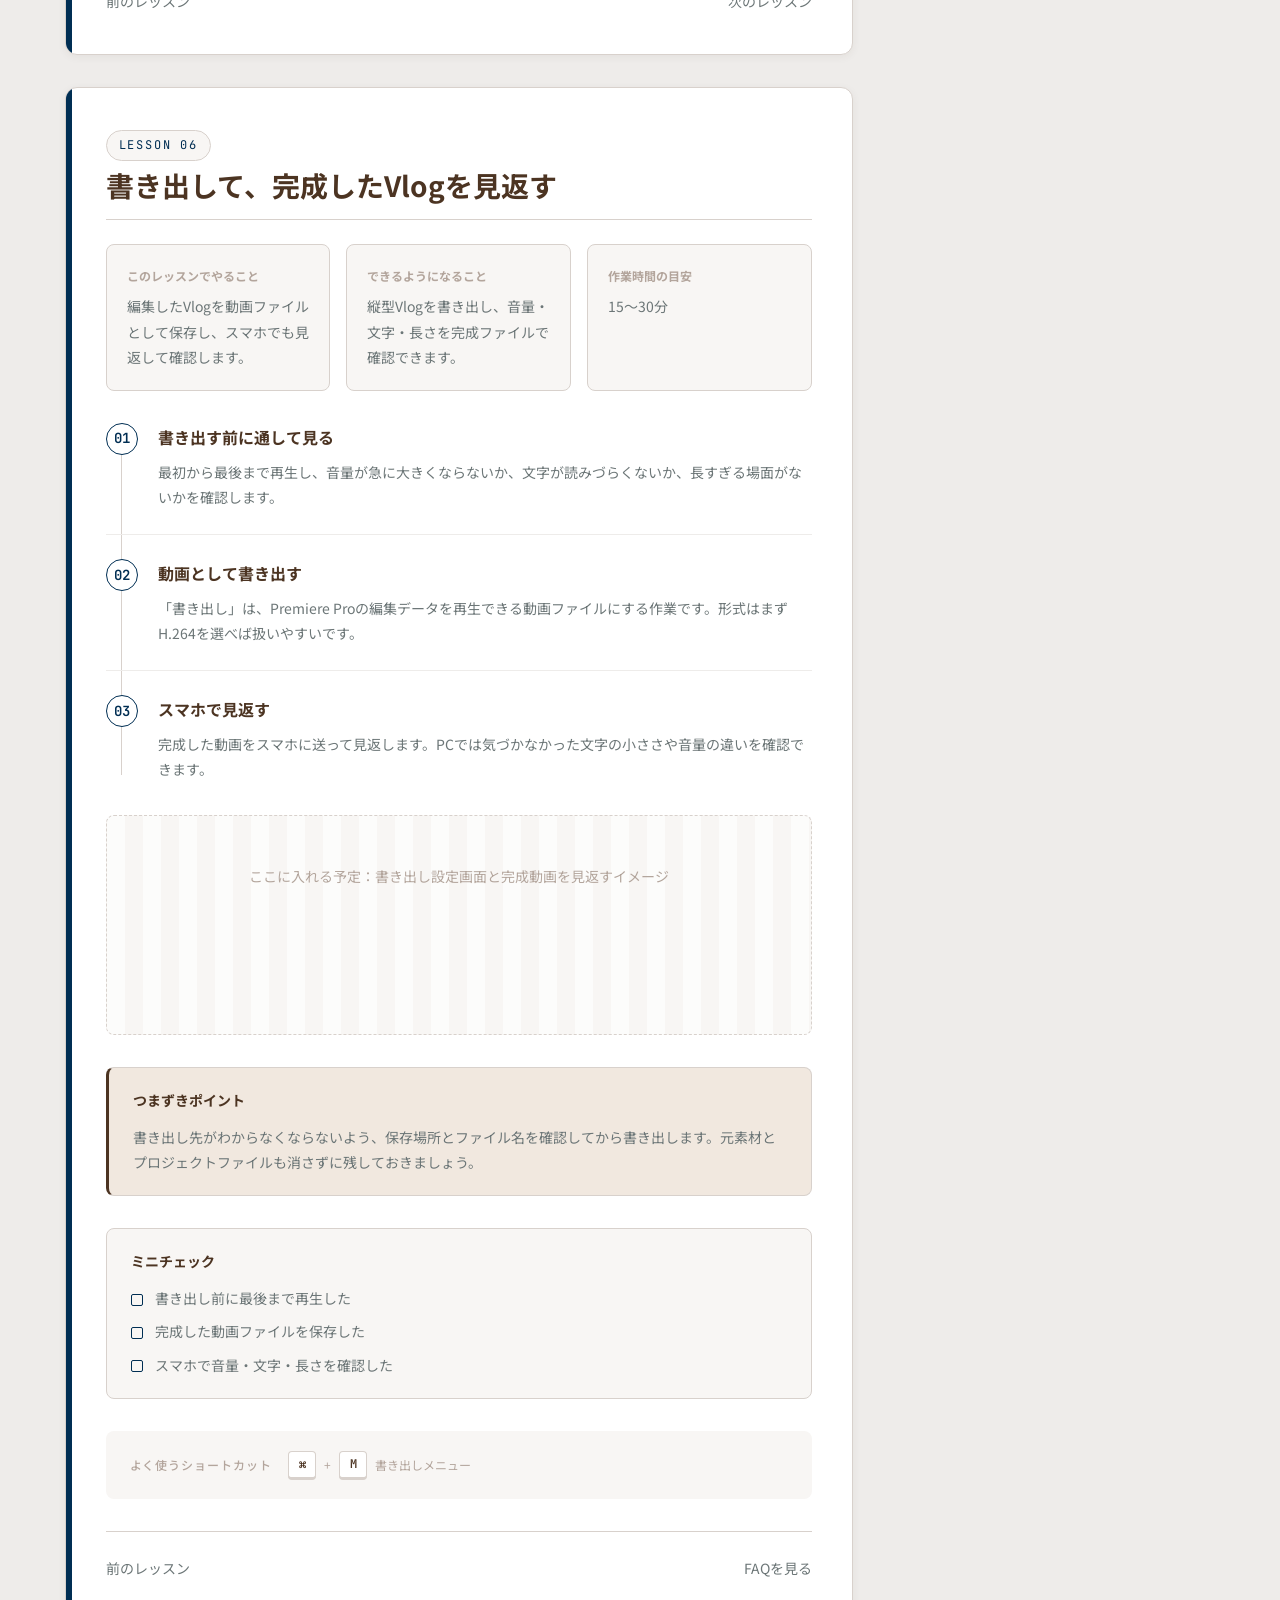
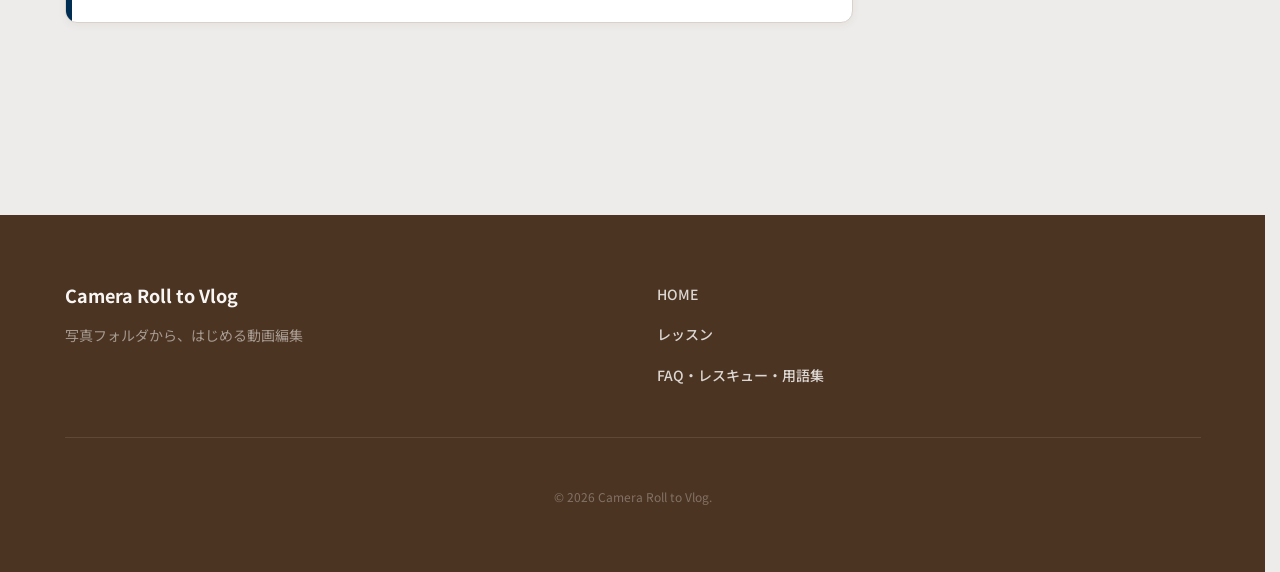
<file: lesson.html>
<!DOCTYPE html>
<html lang="ja">
<head>
  <meta charset="UTF-8" />
  <meta name="viewport" content="width=device-width, initial-scale=1.0" />
  <title>レッスン - Camera Roll to Vlog</title>
  <link rel="preconnect" href="https://fonts.googleapis.com" />
  <link href="https://fonts.googleapis.com/css2?family=Noto+Sans+JP:wght@300;400;500;700&family=JetBrains+Mono:wght@400;600&display=swap" rel="stylesheet" />
  <link rel="stylesheet" href="style.css" />
</head>
<body>
  <header class="site-header" role="banner">
    <div class="header-inner">
      <a href="index.html" class="logo-link" aria-label="トップページへ">
        <div class="logo-mark" aria-hidden="true">
          <svg width="36" height="36" viewBox="0 0 36 36" fill="none" xmlns="http://www.w3.org/2000/svg">
            <circle cx="18" cy="18" r="16" stroke="currentColor" stroke-width="1.5" fill="none"/>
            <polygon points="10,10 10,26 15,21 18,27 20,26 17,20 23,20" fill="currentColor"/>
          </svg>
        </div>
        <span class="logo-text">Camera Roll<br /><em>to Vlog</em></span>
      </a>
      <nav class="header-nav" aria-label="メインナビゲーション">
        <ul class="nav-list">
          <li><a href="index.html" class="nav-link">HOME</a></li>
          <li><a href="lesson.html" class="nav-link is-current" aria-current="page">レッスン</a></li>
          <li><a href="faq.html" class="nav-link">FAQ</a></li>
        </ul>
      </nav>
      <div class="header-actions">
        <button class="btn btn--ghost btn--sm" id="shortcutBtn" aria-haspopup="dialog" aria-controls="shortcutModal">
          <svg width="14" height="14" viewBox="0 0 24 24" fill="none" stroke="currentColor" stroke-width="2" aria-hidden="true"><rect x="2" y="4" width="20" height="16" rx="2"/><path d="M8 8h2M14 8h2M6 12h4M14 12h4M8 16h8"/></svg>
          ショートカット
        </button>
        <a href="faq.html" class="btn btn--ghost btn--sm">困ったとき</a>
        <button class="hamburger" id="hamburgerBtn" aria-label="メニューを開く" aria-expanded="false" aria-controls="mobileMenu">
          <span class="hamburger__line"></span>
          <span class="hamburger__line"></span>
          <span class="hamburger__line"></span>
        </button>
      </div>
    </div>
    <nav class="mobile-menu" id="mobileMenu" aria-hidden="true">
      <ul class="mobile-nav-list">
        <li><a href="index.html" class="mobile-nav-link">HOME</a></li>
        <li><a href="lesson.html" class="mobile-nav-link">レッスン</a></li>
        <li><a href="faq.html" class="mobile-nav-link">FAQ</a></li>
        <li><button class="mobile-nav-link mobile-nav-link--btn" id="shortcutBtnMobile">ショートカット一覧</button></li>
      </ul>
    </nav>
  </header>

  <div class="page-layout lesson-page" id="lessons">
    <div class="page-layout__inner">
      <main class="main-content" id="mainContent" role="main">
        <section class="lesson-intro fade-in" aria-labelledby="lesson-main-title">
          <span class="section-label">WORKING LESSON</span>
          <h1 id="lesson-main-title">写真フォルダからVlogを作る6つの工程</h1>
          <p>Premiere Proで作業しながら横に置くためのページです。各レッスンを順番に読み、必要なところは何度でも戻って確認してください。</p>
        </section>

        <section class="lesson-section fade-in" id="lesson-01" data-lesson-number="1" aria-labelledby="lesson-01-title">
          <div class="lesson-header">
            <span class="lesson-num">LESSON 01</span>
            <h2 class="lesson-title" id="lesson-01-title">今日つくるVlogを決める</h2>
          </div>
          <div class="lesson-meta-grid">
            <div><span>このレッスンでやること</span><p>編集を始める前に、今日のVlogで「何を残したいか」を一言で決めます。</p></div>
            <div><span>できるようになること</span><p>写真フォルダを見ても迷いすぎず、素材選びの基準を持てるようになります。</p></div>
            <div><span>作業時間の目安</span><p>10〜15分</p></div>
          </div>
          <ol class="step-list" aria-label="手順">
            <li class="step-item"><span class="step-num">01</span><div class="step-content"><h3 class="step-title">作りたい場面を1つ選ぶ</h3><p>旅行、日常、自然、友達との時間など、写真フォルダの中から「今日はこれを残したい」と思うまとまりを選びます。</p></div></li>
            <li class="step-item"><span class="step-num">02</span><div class="step-content"><h3 class="step-title">一言テーマにする</h3><p>完璧な構成はまだ不要です。「宮崎旅行の空気感を残す」「帰り道の景色を30秒にまとめる」のように、短い言葉にします。</p></div></li>
            <li class="step-item"><span class="step-num">03</span><div class="step-content"><h3 class="step-title">だいたいの長さを決める</h3><p>最初は15〜30秒がおすすめです。短めに決めると、素材を選びやすく、編集も最後まで進めやすくなります。</p></div></li>
          </ol>
          <div class="media-placeholder"><div class="media-placeholder__inner"><p>ここに入れる予定：Vlogテーマを決めるメモ風画像</p></div></div>
          <div class="trouble-box"><h3>つまずきポイント</h3><p>テーマが決まらないときは、特別な出来事を探さなくて大丈夫です。「あとで見返したい時間」を1つ選ぶだけで、Vlogの軸になります。</p></div>
          <div class="mini-check"><h3>ミニチェック</h3><ul><li>今日作るVlogのテーマを一言で言える</li><li>動画の長さを15〜30秒くらいで考えている</li><li>使いたい写真・動画の方向性が見えている</li></ul></div>
          <div class="lesson-nav"><span class="lesson-nav__prev lesson-nav__prev--disabled" aria-disabled="true">前のレッスン</span><a href="#lesson-02" class="lesson-nav__next">次のレッスン</a></div>
        </section>

        <section class="lesson-section fade-in" id="lesson-02" data-lesson-number="2" aria-labelledby="lesson-02-title">
          <div class="lesson-header">
            <span class="lesson-num">LESSON 02</span>
            <h2 class="lesson-title" id="lesson-02-title">写真フォルダから素材を選ぶ</h2>
          </div>
          <div class="lesson-meta-grid">
            <div><span>このレッスンでやること</span><p>スマホの写真フォルダから、Vlogに使う写真や動画を10〜20個ほど選びます。</p></div>
            <div><span>できるようになること</span><p>似た素材を選びすぎず、編集しやすい小さな素材セットを作れます。</p></div>
            <div><span>作業時間の目安</span><p>15〜25分</p></div>
          </div>
          <ol class="step-list" aria-label="手順">
            <li class="step-item"><span class="step-num">01</span><div class="step-content"><h3 class="step-title">テーマに合う素材を選ぶ</h3><p>写真フォルダを開き、LESSON 01で決めたテーマに合う写真や動画を選びます。縦動画・横動画・写真が混ざっていても問題ありません。</p></div></li>
            <li class="step-item"><span class="step-num">02</span><div class="step-content"><h3 class="step-title">似た写真を減らす</h3><p>同じ場所や同じ表情の写真が何枚もあるときは、いちばん好きな1〜2枚だけ残します。最初は素材が少ないほうが編集しやすいです。</p></div></li>
            <li class="step-item"><span class="step-num">03</span><div class="step-content"><h3 class="step-title">PCに送る準備をする</h3><p>選んだ素材をアルバムにまとめる、AirDropやUSBで送るなど、自分が使いやすい方法でPCに移せる状態にします。</p></div></li>
          </ol>
          <div class="media-placeholder media-placeholder--gif"><div class="media-placeholder__inner"><p>ここに入れる予定：スマホのカメラロールから素材を選ぶイメージ</p><span class="media-badge">GIF / 動画</span></div></div>
          <div class="trouble-box"><h3>つまずきポイント</h3><p>「全部使いたい」と思ったら、まずは短いVlog用に10〜20個だけ選びましょう。残りの素材は、次のVlogで使えば大丈夫です。</p></div>
          <div class="mini-check"><h3>ミニチェック</h3><ul><li>使いたい写真・動画を10〜20個ほど選んだ</li><li>似た写真を選びすぎていない</li><li>PCに送る方法を決めている</li></ul></div>
          <div class="lesson-nav"><a href="#lesson-01" class="lesson-nav__prev">前のレッスン</a><a href="#lesson-03" class="lesson-nav__next">次のレッスン</a></div>
        </section>

        <section class="lesson-section fade-in" id="lesson-03" data-lesson-number="3" aria-labelledby="lesson-03-title">
          <div class="lesson-header">
            <span class="lesson-num">LESSON 03</span>
            <h2 class="lesson-title" id="lesson-03-title">Premiere Proに素材を読み込む</h2>
          </div>
          <div class="lesson-meta-grid">
            <div><span>このレッスンでやること</span><p>PCに送った素材を1つのフォルダにまとめ、Premiere Proに読み込みます。</p></div>
            <div><span>できるようになること</span><p>素材とプロジェクトの保存場所を整理し、あとで迷子にならない状態で編集を始められます。</p></div>
            <div><span>作業時間の目安</span><p>10〜20分</p></div>
          </div>
          <ol class="step-list" aria-label="手順">
            <li class="step-item"><span class="step-num">01</span><div class="step-content"><h3 class="step-title">素材フォルダを作る</h3><p>デスクトップなど見つけやすい場所に、今日のVlog用フォルダを作ります。フォルダ名は「miyazaki_vlog」など内容がわかる名前にします。</p></div></li>
            <li class="step-item"><span class="step-num">02</span><div class="step-content"><h3 class="step-title">Premiere Proで新規プロジェクトを作る</h3><p>Premiere Proを開き、「新規プロジェクト」を選びます。保存先は、さきほど作った素材フォルダの近くにしておくと管理しやすいです。</p></div></li>
            <li class="step-item"><span class="step-num">03</span><div class="step-content"><h3 class="step-title">素材を読み込む</h3><p>プロジェクトパネルに素材フォルダをドラッグします。「読み込み」は、Premiere Proの中に素材を登録する作業です。</p></div></li>
          </ol>
          <div class="media-placeholder"><div class="media-placeholder__inner"><p>ここに入れる予定：Premiere Proに素材を読み込む画面</p></div></div>
          <div class="trouble-box"><h3>つまずきポイント</h3><p>読み込んだあとに素材フォルダを移動すると、Premiere Proが素材を見つけられなくなることがあります。編集中はフォルダの場所を動かさないようにしましょう。</p></div>
          <div class="mini-check"><h3>ミニチェック</h3><ul><li>今日のVlog用フォルダを作った</li><li>プロジェクト名と保存場所がわかる</li><li>素材がPremiere Proに読み込まれている</li></ul></div>
          <div class="shortcut-row"><span class="shortcut-label">よく使うショートカット</span><div class="shortcut-keys"><kbd class="key-badge">⌘</kbd><span class="key-sep">+</span><kbd class="key-badge">I</kbd><span class="shortcut-desc">素材を読み込む</span></div></div>
          <div class="lesson-nav"><a href="#lesson-02" class="lesson-nav__prev">前のレッスン</a><a href="#lesson-04" class="lesson-nav__next">次のレッスン</a></div>
        </section>

        <section class="lesson-section fade-in" id="lesson-04" data-lesson-number="4" aria-labelledby="lesson-04-title">
          <div class="lesson-header">
            <span class="lesson-num">LESSON 04</span>
            <h2 class="lesson-title" id="lesson-04-title">タイムラインに並べて流れを作る</h2>
          </div>
          <div class="lesson-meta-grid">
            <div><span>このレッスンでやること</span><p>読み込んだ素材をタイムラインに置き、Vlogの始まりから終わりまでの流れを作ります。</p></div>
            <div><span>できるようになること</span><p>写真や動画を順番に並べ、1本の動画として見られる形に近づけられます。</p></div>
            <div><span>作業時間の目安</span><p>25〜40分</p></div>
          </div>
          <ol class="step-list" aria-label="手順">
            <li class="step-item"><span class="step-num">01</span><div class="step-content"><h3 class="step-title">素材をタイムラインに置く</h3><p>プロジェクトパネルから写真や動画をタイムラインへドラッグします。タイムラインは、動画の順番と長さを決める作業場所です。</p></div></li>
            <li class="step-item"><span class="step-num">02</span><div class="step-content"><h3 class="step-title">まずはざっくり並べる</h3><p>最初は時系列、または気に入った順番で大丈夫です。いきなり完璧にしようとせず、最後まで並べることを優先します。</p></div></li>
            <li class="step-item"><span class="step-num">03</span><div class="step-content"><h3 class="step-title">写真や動画の長さを整える</h3><p>写真は長すぎると止まって見えやすいので、1〜2秒を目安に短くします。動画は見せたい部分だけ残します。</p></div></li>
          </ol>
          <div class="media-placeholder media-placeholder--gif"><div class="media-placeholder__inner"><p>ここに入れる予定：Premiere Proで素材をタイムラインにドラッグする5秒GIF</p><span class="media-badge">GIF / 動画</span></div></div>
          <div class="trouble-box"><h3>つまずきポイント</h3><p>順番に迷ったら、撮った時間の順番に戻しましょう。Vlogは「その時間を一緒にたどる」だけでも自然に見えます。</p></div>
          <div class="mini-check"><h3>ミニチェック</h3><ul><li>素材をタイムラインに置いた</li><li>始まりから終わりまでの流れがある</li><li>長すぎる写真や動画を短くした</li></ul></div>
          <div class="shortcut-row"><span class="shortcut-label">よく使うショートカット</span><div class="shortcut-keys"><kbd class="key-badge">C</kbd><span class="shortcut-desc">カットツール</span></div><div class="shortcut-keys"><kbd class="key-badge">V</kbd><span class="shortcut-desc">選択ツール</span></div></div>
          <div class="lesson-nav"><a href="#lesson-03" class="lesson-nav__prev">前のレッスン</a><a href="#lesson-05" class="lesson-nav__next">次のレッスン</a></div>
        </section>

        <section class="lesson-section fade-in" id="lesson-05" data-lesson-number="5" aria-labelledby="lesson-05-title">
          <div class="lesson-header">
            <span class="lesson-num">LESSON 05</span>
            <h2 class="lesson-title" id="lesson-05-title">BGM・文字・色で“いい感じ”に整える</h2>
          </div>
          <div class="lesson-meta-grid">
            <div><span>このレッスンでやること</span><p>BGM、タイトルや短いテロップ、明るさや色味を少し足して、Vlogの雰囲気を整えます。</p></div>
            <div><span>できるようになること</span><p>映像の思い出らしさを残したまま、見返しやすい仕上がりに近づけられます。</p></div>
            <div><span>作業時間の目安</span><p>25〜45分</p></div>
          </div>
          <ol class="step-list" aria-label="手順">
            <li class="step-item"><span class="step-num">01</span><div class="step-content"><h3 class="step-title">BGMを入れる</h3><p>音楽ファイルをタイムラインの音声トラックに置きます。BGMは動画の気分を作るものなので、テーマに合う落ち着いた曲から試すと合わせやすいです。</p></div></li>
            <li class="step-item"><span class="step-num">02</span><div class="step-content"><h3 class="step-title">タイトルやテロップを入れる</h3><p>テロップは画面に出す文字のことです。場所、日付、短いひとことなど、映像を邪魔しない量にします。</p></div></li>
            <li class="step-item"><span class="step-num">03</span><div class="step-content"><h3 class="step-title">音量と色味を少し整える</h3><p>BGMが大きすぎるときは音量を下げます。暗い素材は少し明るくし、色はやりすぎず「見やすくする」くらいで止めます。</p></div></li>
          </ol>
          <div class="media-placeholder"><div class="media-placeholder__inner"><p>ここに入れる予定：BGM、テロップ、色調補正の操作画面</p></div></div>
          <div class="trouble-box"><h3>つまずきポイント</h3><p>仕上げを足しすぎると、写真や動画そのものの空気感が見えにくくなります。BGM、文字、色は「少し足す」くらいから始めましょう。</p></div>
          <div class="mini-check"><h3>ミニチェック</h3><ul><li>BGMを入れて音量を確認した</li><li>タイトルやテロップを入れすぎていない</li><li>暗い素材や色味を少し整えた</li></ul></div>
          <div class="shortcut-row"><span class="shortcut-label">よく使うショートカット</span><div class="shortcut-keys"><kbd class="key-badge">T</kbd><span class="shortcut-desc">テキストツール</span></div><div class="shortcut-keys"><kbd class="key-badge">Space</kbd><span class="shortcut-desc">再生 / 一時停止</span></div></div>
          <div class="lesson-nav"><a href="#lesson-04" class="lesson-nav__prev">前のレッスン</a><a href="#lesson-06" class="lesson-nav__next">次のレッスン</a></div>
        </section>

        <section class="lesson-section fade-in" id="lesson-06" data-lesson-number="6" aria-labelledby="lesson-06-title">
          <div class="lesson-header">
            <span class="lesson-num">LESSON 06</span>
            <h2 class="lesson-title" id="lesson-06-title">書き出して、完成したVlogを見返す</h2>
          </div>
          <div class="lesson-meta-grid">
            <div><span>このレッスンでやること</span><p>編集したVlogを動画ファイルとして保存し、スマホでも見返して確認します。</p></div>
            <div><span>できるようになること</span><p>縦型Vlogを書き出し、音量・文字・長さを完成ファイルで確認できます。</p></div>
            <div><span>作業時間の目安</span><p>15〜30分</p></div>
          </div>
          <ol class="step-list" aria-label="手順">
            <li class="step-item"><span class="step-num">01</span><div class="step-content"><h3 class="step-title">書き出す前に通して見る</h3><p>最初から最後まで再生し、音量が急に大きくならないか、文字が読みづらくないか、長すぎる場面がないかを確認します。</p></div></li>
            <li class="step-item"><span class="step-num">02</span><div class="step-content"><h3 class="step-title">動画として書き出す</h3><p>「書き出し」は、Premiere Proの編集データを再生できる動画ファイルにする作業です。形式はまずH.264を選べば扱いやすいです。</p></div></li>
            <li class="step-item"><span class="step-num">03</span><div class="step-content"><h3 class="step-title">スマホで見返す</h3><p>完成した動画をスマホに送って見返します。PCでは気づかなかった文字の小ささや音量の違いを確認できます。</p></div></li>
          </ol>
          <div class="media-placeholder"><div class="media-placeholder__inner"><p>ここに入れる予定：書き出し設定画面と完成動画を見返すイメージ</p></div></div>
          <div class="trouble-box"><h3>つまずきポイント</h3><p>書き出し先がわからなくならないよう、保存場所とファイル名を確認してから書き出します。元素材とプロジェクトファイルも消さずに残しておきましょう。</p></div>
          <div class="mini-check"><h3>ミニチェック</h3><ul><li>書き出し前に最後まで再生した</li><li>完成した動画ファイルを保存した</li><li>スマホで音量・文字・長さを確認した</li></ul></div>
          <div class="shortcut-row"><span class="shortcut-label">よく使うショートカット</span><div class="shortcut-keys"><kbd class="key-badge">⌘</kbd><span class="key-sep">+</span><kbd class="key-badge">M</kbd><span class="shortcut-desc">書き出しメニュー</span></div></div>
          <div class="lesson-nav"><a href="#lesson-05" class="lesson-nav__prev">前のレッスン</a><a href="faq.html" class="lesson-nav__next">FAQを見る</a></div>
        </section>
      </main>

      <aside class="sidebar" id="sidebar" aria-label="レッスンサイドバー">
        <div class="sidebar-card">
          <div class="sidebar-card__header"><span>現在の工程</span></div>
          <p class="current-step" id="currentStep">LESSON 01 今日つくるVlogを決める</p>
        </div>
        <div class="sidebar-card">
          <div class="sidebar-card__header"><span>自動進捗</span></div>
          <div class="progress-display">
            <div class="progress-count" id="progressCount">1 / 6</div>
            <div class="progress-num" id="progressNum" aria-live="polite">約16%</div>
            <div class="progress-bar-wrap" role="progressbar" aria-valuenow="16" aria-valuemin="0" aria-valuemax="100" aria-label="Vlog制作の現在地">
              <div class="progress-bar-fill" id="progressBarFill" style="width:16%"></div>
            </div>
            <p class="progress-text">いま見ているレッスンをもとに更新されます。</p>
          </div>
        </div>
        <div class="sidebar-card">
          <div class="sidebar-card__header"><span>コース目次</span></div>
          <nav aria-label="コース目次">
            <ul class="toc-list" id="tocList">
              <li class="toc-item is-active" data-target="lesson-01"><span class="toc-check">01</span><a href="#lesson-01" class="toc-link">今日つくるVlogを決める</a></li>
              <li class="toc-item" data-target="lesson-02"><span class="toc-check">02</span><a href="#lesson-02" class="toc-link">写真フォルダから素材を選ぶ</a></li>
              <li class="toc-item" data-target="lesson-03"><span class="toc-check">03</span><a href="#lesson-03" class="toc-link">Premiere Proに素材を読み込む</a></li>
              <li class="toc-item" data-target="lesson-04"><span class="toc-check">04</span><a href="#lesson-04" class="toc-link">タイムラインに並べる</a></li>
              <li class="toc-item" data-target="lesson-05"><span class="toc-check">05</span><a href="#lesson-05" class="toc-link">BGM・文字・色で整える</a></li>
              <li class="toc-item" data-target="lesson-06"><span class="toc-check">06</span><a href="#lesson-06" class="toc-link">書き出して見返す</a></li>
            </ul>
          </nav>
        </div>
        <div class="sidebar-card">
          <div class="sidebar-card__header"><span>ガイドのひとこと</span></div>
          <p class="guide-message" id="guideMessage">まずは編集ソフトを触る前に、どんな思い出を1本にするか決めましょう。</p>
        </div>
        <div class="sidebar-card">
          <div class="sidebar-card__header"><span>困ったときリンク</span></div>
          <ul class="sidebar-link-list">
            <li><a href="faq.html#rescue">レスキューを見る</a></li>
            <li><a href="faq.html#glossary">用語集を見る</a></li>
            <li><a href="faq.html#export-check">書き出し前チェック</a></li>
          </ul>
        </div>
      </aside>
    </div>
  </div>

  <div class="modal-overlay" id="shortcutModal" role="dialog" aria-modal="true" aria-labelledby="modalTitle" aria-hidden="true">
    <div class="modal-panel">
      <div class="modal-header">
        <h2 class="modal-title" id="modalTitle">ショートカット一覧</h2>
        <button class="modal-close" id="modalClose" aria-label="モーダルを閉じる">
          <svg width="20" height="20" viewBox="0 0 24 24" fill="none" stroke="currentColor" stroke-width="2" aria-hidden="true"><line x1="18" y1="6" x2="6" y2="18"/><line x1="6" y1="6" x2="18" y2="18"/></svg>
        </button>
      </div>
      <div class="modal-body">
        <p class="modal-note">ESC キーでも閉じられます。Mac は ⌘、Windowsは Ctrl に読み替えてください。</p>
        <div class="shortcut-table-wrap">
          <h3 class="shortcut-category">基本操作</h3>
          <table class="shortcut-table" aria-label="基本操作のショートカット">
            <thead><tr><th>操作</th><th>ショートカット</th></tr></thead>
            <tbody>
              <tr><td>保存</td><td><kbd class="key-badge">⌘</kbd> + <kbd class="key-badge">S</kbd></td></tr>
              <tr><td>元に戻す</td><td><kbd class="key-badge">⌘</kbd> + <kbd class="key-badge">Z</kbd></td></tr>
              <tr><td>素材を読み込む</td><td><kbd class="key-badge">⌘</kbd> + <kbd class="key-badge">I</kbd></td></tr>
              <tr><td>書き出し</td><td><kbd class="key-badge">⌘</kbd> + <kbd class="key-badge">M</kbd></td></tr>
            </tbody>
          </table>
          <h3 class="shortcut-category">編集操作</h3>
          <table class="shortcut-table" aria-label="編集操作のショートカット">
            <thead><tr><th>操作</th><th>ショートカット</th></tr></thead>
            <tbody>
              <tr><td>選択ツール</td><td><kbd class="key-badge">V</kbd></td></tr>
              <tr><td>カットツール</td><td><kbd class="key-badge">C</kbd></td></tr>
              <tr><td>テキストツール</td><td><kbd class="key-badge">T</kbd></td></tr>
              <tr><td>再生 / 一時停止</td><td><kbd class="key-badge">Space</kbd></td></tr>
              <tr><td>クリップをカット</td><td><kbd class="key-badge">⌘</kbd> + <kbd class="key-badge">K</kbd></td></tr>
            </tbody>
          </table>
        </div>
      </div>
    </div>
  </div>

  <footer class="site-footer" role="contentinfo">
    <div class="footer-inner">
      <div class="footer-top">
        <div class="footer-logo">
          <span class="footer-logo__title">Camera Roll to Vlog</span>
          <p class="footer-logo__desc">写真フォルダから、はじめる動画編集</p>
        </div>
        <nav class="footer-nav" aria-label="サイトマップ">
          <ul class="footer-nav-list">
            <li><a href="index.html">HOME</a></li>
            <li><a href="lesson.html">レッスン</a></li>
            <li><a href="faq.html">FAQ・レスキュー・用語集</a></li>
          </ul>
        </nav>
      </div>
      <div class="footer-bottom">
        <p class="footer-copy">&copy; 2026 Camera Roll to Vlog.</p>
      </div>
    </div>
  </footer>
  <script src="script.js"></script>
</body>
</html>
</file>
<file: style.css>
/* =============================================
   style.css
   Camera Roll to Vlog — 動画編集学習サイト
   ============================================= */

/* =============================================
   1. CSS カスタムプロパティ（変数）
   ============================================= */
:root {
  /* カラーパレット */
  --color-bg: #eeecea;
  --color-surface: #f8f6f4;
  --color-surface-white: #ffffff;
  --color-text-primary: #4c3422;
  --color-text-secondary: #6c7677;
  --color-muted: #b3a59c;
  --color-accent: #002e53;
  --color-border: #d8d1cc;

  /* 既存クラス用のエイリアス */
  --color-black: var(--color-text-primary);
  --color-white: var(--color-surface);
  --color-panel: var(--color-surface-white);
  --color-sage: var(--color-accent);
  --color-sage-soft: var(--color-surface);
  --color-sky: var(--color-text-secondary);
  --color-sky-soft: var(--color-surface);
  --color-terracotta: var(--color-text-primary);
  --color-terracotta-soft: var(--color-surface);
  --color-rescue: #f1e8df;
  --color-hero-text: #f8f6f4;
  --color-hero-overlay: rgba(0, 46, 83, 0.38);

  /* テキスト */
  --color-text-muted: var(--color-muted);

  /* アクセント */
  --color-accent-hover: #001f38;

  /* ハイライト（現在のレッスン） */
  --color-highlight-bg: var(--color-surface);
  --color-highlight-border: var(--color-accent);

  /* フォント */
  --font-base: "Noto Sans JP", sans-serif;
  --font-mono: "JetBrains Mono", monospace;

  /* フォントサイズ */
  --fs-xs:   0.75rem;   /* 12px */
  --fs-sm:   0.875rem;  /* 14px */
  --fs-base: 1rem;      /* 16px */
  --fs-md:   1.125rem;  /* 18px */
  --fs-lg:   1.375rem;  /* 22px */
  --fs-xl:   1.75rem;   /* 28px */
  --fs-2xl:  2.5rem;    /* 40px */
  --fs-3xl:  3.5rem;    /* 56px */

  /* スペーシング */
  --space-1:  0.25rem;  /* 4px */
  --space-2:  0.5rem;   /* 8px */
  --space-3:  0.75rem;  /* 12px */
  --space-4:  1rem;     /* 16px */
  --space-5:  1.25rem;  /* 20px */
  --space-6:  1.5rem;   /* 24px */
  --space-8:  2rem;     /* 32px */
  --space-10: 2.5rem;   /* 40px */
  --space-12: 3rem;     /* 48px */
  --space-16: 4rem;     /* 64px */
  --space-20: 5rem;     /* 80px */
  --space-24: 6rem;     /* 96px */

  /* レイアウト */
  --max-width: 1200px;
  --header-height: 60px;

  /* ボーダー半径 */
  --radius-sm: 4px;
  --radius-md: 8px;
  --radius-lg: 12px;

  /* シャドウ */
  --shadow-sm: 0 2px 8px rgba(76, 52, 34, 0.06);
  --shadow-md: 0 10px 28px rgba(76, 52, 34, 0.10);
  --shadow-lg: 0 18px 48px rgba(76, 52, 34, 0.16);

  /* トランジション */
  --transition: 0.2s ease;
}

/* =============================================
   2. リセット & ベーススタイル
   ============================================= */

/* すべての要素のボックスモデルを統一 */
*, *::before, *::after {
  box-sizing: border-box;
  margin: 0;
  padding: 0;
}

html {
  /* スムーススクロール */
  scroll-behavior: smooth;
  /* スクロールバーの幅を考慮してガタつきを防ぐ */
  scrollbar-gutter: stable;
}

body {
  font-family: var(--font-base);
  font-size: var(--fs-base);
  line-height: 1.8;
  color: var(--color-text-primary);
  background-color: var(--color-bg);
  /* アンチエイリアシングを改善 */
  -webkit-font-smoothing: antialiased;
  -moz-osx-font-smoothing: grayscale;
}

/* リンクの基本スタイル */
a {
  color: var(--color-accent);
  text-decoration: none;
  transition: opacity var(--transition);
}

a:hover {
  opacity: 0.7;
}

/* フォーカス可視化（アクセシビリティ） */
:focus-visible {
  outline: 2px solid var(--color-accent);
  outline-offset: 2px;
  border-radius: var(--radius-sm);
}

/* リストのデフォルトスタイルをリセット */
ul, ol {
  list-style: none;
}

/* 画像の基本スタイル */
img {
  max-width: 100%;
  height: auto;
  display: block;
}

/* コードタグ */
code {
  font-family: var(--font-mono);
  font-size: 0.875em;
  background-color: var(--color-sage-soft);
  padding: 0.1em 0.4em;
  border-radius: var(--radius-sm);
}

/* =============================================
   3. ユーティリティ
   ============================================= */

/* コンテナ幅の制限 */
.container {
  max-width: var(--max-width);
  margin: 0 auto;
  padding: 0 var(--space-8);
}

/* =============================================
   4. フェードイン アニメーション
   ============================================= */
.fade-in {
  opacity: 0;
  transform: translateY(20px);
  transition: opacity 0.6s ease, transform 0.6s ease;
}

/* JavaScriptでクラスを付与して表示 */
.fade-in.visible {
  opacity: 1;
  transform: translateY(0);
}

/* =============================================
   5. ボタンコンポーネント
   ============================================= */
.btn {
  display: inline-flex;
  align-items: center;
  gap: var(--space-2);
  padding: var(--space-3) var(--space-5);
  border: 1.5px solid var(--color-accent);
  border-radius: 999px;
  font-family: var(--font-base);
  font-size: var(--fs-sm);
  font-weight: 500;
  cursor: pointer;
  transition: background-color var(--transition), color var(--transition), border-color var(--transition), transform var(--transition);
  white-space: nowrap;
}

/* プライマリボタン（黒塗り） */
.btn--primary {
  background-color: var(--color-accent);
  color: var(--color-white);
  border-color: var(--color-accent);
}
.btn--primary:hover {
  background-color: var(--color-accent-hover);
  border-color: var(--color-accent-hover);
  transform: translateY(-1px);
  opacity: 1;
}

/* ゴーストボタン（枠線のみ） */
.btn--ghost {
  background-color: rgba(255, 255, 255, 0.82);
  color: var(--color-text-primary);
  border-color: var(--color-border);
}
.btn--ghost:hover {
  background-color: var(--color-sage-soft);
  border-color: var(--color-sage);
  opacity: 1;
}

/* サイズバリエーション */
.btn--sm {
  padding: var(--space-2) var(--space-4);
  font-size: var(--fs-xs);
}
.btn--lg {
  padding: var(--space-4) var(--space-8);
  font-size: var(--fs-md);
}

/* =============================================
   6. ヘッダー
   ============================================= */
.site-header {
  position: sticky;
  top: 0;
  z-index: 1000;
  background-color: rgba(248, 246, 244, 0.92);
  border-bottom: 1px solid var(--color-border);
  backdrop-filter: blur(14px);
  height: var(--header-height);
}

.header-inner {
  max-width: var(--max-width);
  margin: 0 auto;
  padding: 0 var(--space-8);
  height: 100%;
  display: flex;
  align-items: center;
  gap: var(--space-6);
}

/* ロゴ */
.logo-link {
  display: flex;
  align-items: center;
  gap: var(--space-3);
  text-decoration: none;
  color: inherit;
  flex-shrink: 0;
}
.logo-link:hover { opacity: 0.7; }

.logo-mark {
  width: 36px;
  height: 36px;
  flex-shrink: 0;
  color: var(--color-accent);
}

.logo-text {
  font-size: var(--fs-sm);
  font-weight: 700;
  line-height: 1.2;
  letter-spacing: 0;
}
.logo-text em {
  font-style: normal;
  color: var(--color-muted);
  font-weight: 400;
}

/* ナビゲーション */
.header-nav { margin-left: auto; }

.nav-list {
  display: flex;
  align-items: center;
  gap: var(--space-6);
}

.nav-link {
  font-size: var(--fs-sm);
  color: var(--color-text-secondary);
  transition: color var(--transition);
}
.nav-link:hover {
  color: var(--color-accent);
  opacity: 1;
}
.nav-link.is-current {
  color: var(--color-accent);
  font-weight: 700;
}

/* ヘッダーアクションボタン群 */
.header-actions {
  display: flex;
  align-items: center;
  gap: var(--space-3);
}

/* ハンバーガーメニューボタン */
.hamburger {
  display: none;  /* PC では非表示 */
  flex-direction: column;
  justify-content: center;
  align-items: center;
  gap: 5px;
  width: 40px;
  height: 40px;
  background: none;
  border: none;
  cursor: pointer;
  padding: var(--space-2);
}

.hamburger__line {
  display: block;
  width: 22px;
  height: 1.5px;
  background-color: var(--color-text-primary);
  transition: transform 0.3s ease, opacity 0.3s ease;
}

/* ハンバーガーオープン時のアニメーション */
.hamburger.is-open .hamburger__line:nth-child(1) {
  transform: translateY(6.5px) rotate(45deg);
}
.hamburger.is-open .hamburger__line:nth-child(2) {
  opacity: 0;
}
.hamburger.is-open .hamburger__line:nth-child(3) {
  transform: translateY(-6.5px) rotate(-45deg);
}

/* モバイルメニュー */
.mobile-menu {
  display: none; /* JS で表示制御 */
  background-color: var(--color-panel);
  border-top: 1px solid var(--color-border);
  position: absolute;
  top: var(--header-height);
  left: 0;
  right: 0;
  z-index: 999;
  padding: var(--space-4) var(--space-8);
}

.mobile-menu.is-open {
  display: block;
}

.mobile-nav-list {
  display: flex;
  flex-direction: column;
  gap: 0;
}

.mobile-nav-link {
  display: block;
  padding: var(--space-4) 0;
  border-bottom: 1px solid var(--color-border);
  font-size: var(--fs-sm);
  color: var(--color-text-primary);
  text-decoration: none;
  transition: color var(--transition);
}
.mobile-nav-link--btn {
  background: none;
  border: none;
  border-bottom: 1px solid var(--color-border);
  cursor: pointer;
  font-family: inherit;
  font-size: var(--fs-sm);
  width: 100%;
  text-align: left;
  padding: var(--space-4) 0;
  color: var(--color-text-primary);
}
.mobile-nav-link:hover,
.mobile-nav-link--btn:hover {
  color: var(--color-accent);
  opacity: 0.7;
}

/* =============================================
   7. ヒーローセクション
   ============================================= */
.hero {
  background-color: var(--color-accent);
  border-bottom: 1px solid var(--color-border);
  min-height: calc(100vh - var(--header-height));
  padding: var(--space-24) var(--space-8);
  position: relative;
  overflow: hidden;
  display: flex;
  align-items: center;
}

.hero__video,
.hero__overlay {
  position: absolute;
  inset: 0;
}

.hero__video {
  width: 100%;
  height: 100%;
  object-fit: cover;
  z-index: 0;
}

.hero__overlay {
  background-color: var(--color-hero-overlay);
  z-index: 1;
}

.hero__inner {
  max-width: var(--max-width);
  margin: 0 auto;
  width: 100%;
  display: block;
  position: relative;
  z-index: 2;
}

.hero__content {
  max-width: 720px;
}

.hero__label {
  font-size: var(--fs-xs);
  letter-spacing: 0.12em;
  color: var(--color-hero-text);
  text-transform: uppercase;
  margin-bottom: var(--space-4);
}

.hero__title {
  font-size: clamp(var(--fs-2xl), 5vw, var(--fs-3xl));
  font-weight: 700;
  line-height: 1.1;
  letter-spacing: 0;
  margin-bottom: var(--space-4);
  color: var(--color-hero-text);
  text-shadow: 0 2px 22px rgba(0, 46, 83, 0.35);
}
.hero__title span {
  font-weight: 300;
  color: var(--color-bg);
}

.hero__copy {
  font-size: var(--fs-lg);
  font-weight: 400;
  color: var(--color-hero-text);
  margin-bottom: var(--space-8);
}
.hero__copy em {
  font-style: normal;
  font-weight: 700;
  color: var(--color-hero-text);
}

/* 特徴リスト */
.hero__features {
  margin-bottom: var(--space-10);
  display: flex;
  flex-direction: column;
  gap: var(--space-3);
}
.hero__features li {
  display: flex;
  align-items: center;
  gap: var(--space-3);
  font-size: var(--fs-sm);
  color: var(--color-hero-text);
}

.check-mark {
  width: 14px;
  height: 14px;
  border: 1.5px solid var(--color-hero-text);
  background-color: rgba(248, 246, 244, 0.12);
  border-radius: 50%;
  flex-shrink: 0;
  position: relative;
}
.check-mark::after {
  content: "";
  position: absolute;
  left: 3px;
  top: 2px;
  width: 5px;
  height: 8px;
  border: solid var(--color-hero-text);
  border-width: 0 1.5px 1.5px 0;
  transform: rotate(45deg);
}

.hero .btn--primary {
  background-color: var(--color-hero-text);
  border-color: var(--color-hero-text);
  color: var(--color-accent);
}

.hero .btn--primary:hover {
  background-color: var(--color-bg);
  border-color: var(--color-bg);
}

/* =============================================
   7.5 トップページセクション
   ============================================= */
.home-section {
  padding: var(--space-16) 0;
  background-color: var(--color-surface-white);
  border-bottom: 1px solid var(--color-border);
}

.home-section--surface {
  background-color: var(--color-surface);
}

.section-heading {
  margin-bottom: var(--space-8);
}

.section-label {
  display: inline-block;
  font-family: var(--font-mono);
  font-size: var(--fs-xs);
  letter-spacing: 0.12em;
  color: var(--color-accent);
  font-weight: 700;
  margin-bottom: var(--space-2);
}

.section-heading h2,
.lesson-intro h1 {
  font-size: var(--fs-xl);
  line-height: 1.3;
  letter-spacing: 0;
}

.feature-grid {
  display: grid;
  grid-template-columns: repeat(3, 1fr);
  gap: var(--space-5);
}

.info-card {
  background-color: var(--color-surface-white);
  border: 1px solid var(--color-border);
  border-radius: var(--radius-md);
  padding: var(--space-6);
  box-shadow: var(--shadow-sm);
}

.info-card h3 {
  font-size: var(--fs-md);
  margin-bottom: var(--space-3);
}

.info-card p,
.simple-list li,
.flow-list li {
  font-size: var(--fs-sm);
  color: var(--color-text-secondary);
}

.simple-list {
  display: grid;
  grid-template-columns: repeat(2, 1fr);
  gap: var(--space-4);
}
.simple-list li {
  background-color: var(--color-surface-white);
  border: 1px solid var(--color-border);
  border-radius: var(--radius-md);
  padding: var(--space-5);
}

.flow-list {
  display: grid;
  grid-template-columns: repeat(6, minmax(0, 1fr));
  gap: var(--space-2);
  counter-reset: none;
  background:
    linear-gradient(90deg, transparent 0 18px, rgba(248, 246, 244, 0.12) 18px 19px, transparent 19px 100%),
    var(--color-accent);
  background-size: 48px 100%;
  border: 1px solid var(--color-accent);
  border-radius: var(--radius-lg);
  padding: var(--space-4);
  box-shadow: var(--shadow-md);
}
.flow-list li {
  display: flex;
  flex-direction: column;
  align-items: flex-start;
  justify-content: space-between;
  gap: var(--space-3);
  min-height: 132px;
  background-color: var(--color-surface);
  border: 1px solid rgba(248, 246, 244, 0.5);
  border-radius: var(--radius-md);
  padding: var(--space-4);
  color: var(--color-text-primary);
  box-shadow: inset 0 -8px 18px rgba(76, 52, 34, 0.05);
}
.flow-list li:nth-child(2),
.flow-list li:nth-child(5) {
  background-color: var(--color-surface-white);
}
.flow-list li:nth-child(3),
.flow-list li:nth-child(6) {
  background-color: var(--color-surface);
}
.flow-list span {
  font-family: var(--font-mono);
  font-weight: 700;
  color: var(--color-text-muted);
  background-color: rgba(255, 255, 255, 0.76);
  border: 1px solid rgba(76, 52, 34, 0.08);
  border-radius: 999px;
  padding: 0 var(--space-2);
}

.home-cta {
  display: flex;
  flex-wrap: wrap;
  gap: var(--space-4);
  margin-top: var(--space-8);
}

/* =============================================
   8. メインレイアウト（2カラム）
   ============================================= */
.page-layout {
  max-width: var(--max-width);
  margin: 0 auto;
  padding: var(--space-12) var(--space-8) var(--space-24);
}

.page-layout__inner {
  display: grid;
  grid-template-columns: 1fr 300px;
  gap: var(--space-12);
  align-items: start;
}

/* =============================================
   9. メインコンテンツ
   ============================================= */
.main-content {
  min-width: 0; /* グリッドオーバーフロー対策 */
}

/* ===== レッスンセクション ===== */
.lesson-section {
  background-color: var(--color-surface-white);
  border: 1px solid var(--color-border);
  border-radius: var(--radius-lg);
  padding: var(--space-10);
  margin-bottom: var(--space-8);
  box-shadow: var(--shadow-sm);
  position: relative;
  overflow: hidden;
}

.lesson-section::before {
  content: "";
  position: absolute;
  left: 0;
  top: 0;
  bottom: 0;
  width: 6px;
  background-color: var(--color-accent);
}

/* レッスンヘッダー */
.lesson-header {
  margin-bottom: var(--space-6);
}

.lesson-num {
  display: inline-flex;
  align-items: center;
  font-size: var(--fs-xs);
  font-family: var(--font-mono);
  letter-spacing: 0.15em;
  color: var(--color-accent);
  background-color: var(--color-surface);
  border: 1px solid var(--color-border);
  border-radius: 999px;
  padding: var(--space-1) var(--space-3);
  margin-bottom: var(--space-2);
}

.lesson-title {
  font-size: var(--fs-xl);
  font-weight: 700;
  letter-spacing: 0;
  line-height: 1.2;
  padding-bottom: var(--space-4);
  border-bottom: 1px solid var(--color-border);
}

.lesson-lead {
  font-size: var(--fs-md);
  color: var(--color-text-secondary);
  margin-bottom: var(--space-8);
  line-height: 1.8;
}

.lesson-intro {
  background-color: var(--color-surface-white);
  border: 1px solid var(--color-border);
  border-radius: var(--radius-lg);
  padding: var(--space-10);
  margin: var(--space-12) auto var(--space-8);
  max-width: var(--max-width);
  box-shadow: var(--shadow-sm);
}

.lesson-page .lesson-intro {
  margin-top: 0;
}

.faq-page {
  max-width: 900px;
  margin: 0 auto;
  padding: 0 var(--space-8) var(--space-20);
}

.lesson-intro p {
  color: var(--color-text-secondary);
  margin-top: var(--space-4);
}

.lesson-meta-grid {
  display: grid;
  grid-template-columns: repeat(3, 1fr);
  gap: var(--space-4);
  margin-bottom: var(--space-8);
}

.lesson-meta-grid div {
  background-color: var(--color-surface);
  border: 1px solid var(--color-border);
  border-radius: var(--radius-md);
  padding: var(--space-5);
  position: relative;
}

.lesson-meta-grid div:nth-child(2) {
  background-color: var(--color-surface);
}

.lesson-meta-grid div:nth-child(3) {
  background-color: var(--color-surface);
}

.lesson-meta-grid span {
  display: block;
  font-size: var(--fs-xs);
  font-weight: 700;
  color: var(--color-text-muted);
  margin-bottom: var(--space-2);
}

.lesson-meta-grid p {
  font-size: var(--fs-sm);
  color: var(--color-text-secondary);
}

/* ===== 手順リスト ===== */
.step-list {
  display: flex;
  flex-direction: column;
  gap: var(--space-6);
  margin-bottom: var(--space-8);
  position: relative;
}

.step-list::before {
  content: "";
  position: absolute;
  left: 15px;
  top: 8px;
  bottom: 8px;
  width: 1px;
  background-color: var(--color-border);
}

.step-item {
  display: flex;
  gap: var(--space-5);
  padding-bottom: var(--space-6);
  border-bottom: 1px solid var(--color-bg);
  position: relative;
}
.step-item:last-child {
  border-bottom: none;
  padding-bottom: 0;
}

.step-num {
  font-family: var(--font-mono);
  font-size: var(--fs-sm);
  font-weight: 600;
  color: var(--color-accent);
  min-width: 32px;
  height: 32px;
  display: inline-flex;
  align-items: center;
  justify-content: center;
  background-color: var(--color-surface-white);
  border: 1px solid var(--color-accent);
  border-radius: 50%;
  padding-top: 0;
  flex-shrink: 0;
  position: relative;
  z-index: 1;
}

.step-title {
  font-size: var(--fs-base);
  font-weight: 700;
  margin-bottom: var(--space-2);
}

.step-content p {
  font-size: var(--fs-sm);
  color: var(--color-text-secondary);
  line-height: 1.8;
}

/* ===== メディアプレースホルダー ===== */
.media-placeholder {
  background:
    linear-gradient(90deg, rgba(255, 255, 255, 0.62) 0 18px, transparent 18px 100%),
    var(--color-surface);
  background-size: 36px 100%, auto;
  border: 1.5px dashed var(--color-border);
  border-radius: var(--radius-md);
  margin-bottom: var(--space-8);
  overflow: hidden;
  min-height: 220px;
}

.media-placeholder__inner {
  display: flex;
  flex-direction: column;
  align-items: center;
  justify-content: center;
  gap: var(--space-3);
  padding: var(--space-12) var(--space-8);
  text-align: center;
  color: var(--color-muted);
  font-size: var(--fs-sm);
}

.media-placeholder__inner p {
  max-width: 460px;
}

/* GIF/動画エリアは少し高さを広げる */
.media-placeholder--gif .media-placeholder__inner {
  padding: var(--space-16) var(--space-8);
}

.media-badge {
  display: inline-block;
  font-size: var(--fs-xs);
  font-family: var(--font-mono);
  letter-spacing: 0.1em;
  background-color: var(--color-surface-white);
  color: var(--color-accent);
  border: 1px solid var(--color-border);
  padding: var(--space-1) var(--space-3);
  border-radius: 99px;
}

/* ===== 補足コラム ===== */
.column-box {
  background-color: var(--color-surface);
  border: 1px solid var(--color-border);
  border-left: 3px solid var(--color-accent);
  border-radius: 0 var(--radius-md) var(--radius-md) 0;
  padding: var(--space-5) var(--space-6);
  margin-bottom: var(--space-8);
}

.column-box__header {
  display: flex;
  align-items: center;
  gap: var(--space-2);
  font-size: var(--fs-sm);
  font-weight: 700;
  margin-bottom: var(--space-3);
}

.column-box p {
  font-size: var(--fs-sm);
  color: var(--color-text-secondary);
  line-height: 1.8;
}

.trouble-box,
.mini-check {
  border: 1px solid var(--color-border);
  border-radius: var(--radius-md);
  padding: var(--space-5) var(--space-6);
  margin-bottom: var(--space-8);
}

.trouble-box {
  background-color: var(--color-rescue);
  border-color: var(--color-border);
  border-left: 3px solid var(--color-text-primary);
}

.trouble-box h3,
.mini-check h3 {
  font-size: var(--fs-sm);
  margin-bottom: var(--space-3);
}

.trouble-box p {
  font-size: var(--fs-sm);
  color: var(--color-text-secondary);
}

.mini-check {
  background-color: var(--color-surface);
  border-color: var(--color-border);
}

.mini-check ul {
  display: flex;
  flex-direction: column;
  gap: var(--space-2);
}

.mini-check li {
  position: relative;
  padding-left: var(--space-6);
  font-size: var(--fs-sm);
  color: var(--color-text-secondary);
}

.mini-check li::before {
  content: "";
  position: absolute;
  left: 0;
  top: 0.55em;
  width: 12px;
  height: 12px;
  border: 1.5px solid var(--color-accent);
  border-radius: 2px;
  background-color: var(--color-white);
}

.mini-check--large {
  margin-bottom: 0;
}

/* ===== ショートカットキーUI ===== */
.shortcut-row {
  display: flex;
  flex-wrap: wrap;
  align-items: center;
  gap: var(--space-4);
  padding: var(--space-5) var(--space-6);
  background-color: var(--color-surface);
  border-radius: var(--radius-md);
  margin-bottom: var(--space-8);
}

.shortcut-label {
  font-size: var(--fs-xs);
  letter-spacing: 0.08em;
  color: var(--color-muted);
  font-weight: 500;
  flex-shrink: 0;
}

.shortcut-keys {
  display: flex;
  align-items: center;
  gap: var(--space-2);
}

/* キーバッジ（キーボード風） */
.key-badge {
  display: inline-flex;
  align-items: center;
  justify-content: center;
  min-width: 28px;
  padding: 2px var(--space-2);
  background-color: var(--color-surface-white);
  border: 1px solid var(--color-border);
  border-bottom-width: 2px;
  border-radius: var(--radius-sm);
  font-family: var(--font-mono);
  font-size: var(--fs-xs);
  font-weight: 600;
  color: var(--color-text-primary);
  box-shadow: 0 1px 0 var(--color-border);
  user-select: none;
  /* テーブル内のkbdタグのスタイルリセット */
  font-style: normal;
}

.key-sep {
  font-size: var(--fs-xs);
  color: var(--color-muted);
}

.shortcut-desc {
  font-size: var(--fs-xs);
  color: var(--color-muted);
}

/* ===== 前後ページナビゲーション ===== */
.lesson-nav {
  display: flex;
  justify-content: space-between;
  align-items: center;
  padding-top: var(--space-6);
  border-top: 1px solid var(--color-border);
  margin-top: var(--space-8);
}

.lesson-nav__prev,
.lesson-nav__next {
  display: inline-flex;
  align-items: center;
  gap: var(--space-2);
  font-size: var(--fs-sm);
  color: var(--color-text-secondary);
  transition: color var(--transition);
}
.lesson-nav__prev:hover,
.lesson-nav__next:hover {
  color: var(--color-accent);
  opacity: 1;
}
.lesson-nav__prev--disabled {
  color: var(--color-border);
  cursor: not-allowed;
  pointer-events: none;
}

/* ===== まとめグリッド ===== */
.summary-grid {
  display: grid;
  grid-template-columns: repeat(3, 1fr);
  gap: var(--space-4);
  margin-bottom: var(--space-8);
}

.summary-card {
  background-color: var(--color-bg);
  border: 1px solid var(--color-border);
  border-radius: var(--radius-md);
  padding: var(--space-5);
}

.summary-card--accent {
  background-color: var(--color-black);
  border-color: var(--color-black);
  color: var(--color-white);
}

.summary-card__num {
  font-size: var(--fs-lg);
  font-weight: 700;
  margin-bottom: var(--space-2);
}
.summary-card--accent .summary-card__num {
  color: var(--color-white);
}

.summary-card__title {
  font-size: var(--fs-sm);
  font-weight: 700;
  margin-bottom: var(--space-1);
}

.summary-card__text {
  font-size: var(--fs-xs);
  color: var(--color-muted);
}
.summary-card--accent .summary-card__text {
  color: rgba(255,255,255,0.6);
}

/* ===== FAQアコーディオン ===== */
.faq-list {
  display: flex;
  flex-direction: column;
  gap: 0;
  margin-bottom: var(--space-4);
}

.faq-item {
  border-bottom: 1px solid var(--color-border);
  background-color: rgba(255, 253, 248, 0.62);
}
.faq-item:first-child {
  border-top: 1px solid var(--color-border);
}

.faq-question {
  display: flex;
  justify-content: space-between;
  align-items: center;
  width: 100%;
  padding: var(--space-5);
  background: none;
  border: none;
  font-family: var(--font-base);
  font-size: var(--fs-sm);
  font-weight: 700;
  color: var(--color-text-primary);
  cursor: pointer;
  text-align: left;
  transition: color var(--transition);
  gap: var(--space-4);
}
.faq-question:hover {
  color: var(--color-accent);
}

.faq-icon {
  flex-shrink: 0;
  transition: transform 0.3s ease;
}
/* 開いているときにアイコンを回転 */
.faq-question[aria-expanded="true"] .faq-icon {
  transform: rotate(180deg);
}

.faq-answer {
  padding: 0 var(--space-5) var(--space-5);
}
.faq-answer p {
  font-size: var(--fs-sm);
  color: var(--color-text-secondary);
  line-height: 1.8;
}

/* =============================================
   10. サイドバー
   ============================================= */
.sidebar {
  /* スクロールに追従するサイドバー */
  position: sticky;
  top: calc(var(--header-height) + var(--space-6));
  display: flex;
  flex-direction: column;
  gap: var(--space-4);
  /* 高さ制限 + スクロール（コンテンツが長い場合） */
  max-height: calc(100vh - var(--header-height) - var(--space-12));
  overflow-y: auto;
  /* スクロールバーをスリムに */
  scrollbar-width: thin;
  scrollbar-color: var(--color-accent) transparent;
}
.sidebar::-webkit-scrollbar { width: 4px; }
.sidebar::-webkit-scrollbar-thumb { background-color: var(--color-border); border-radius: 2px; }

/* サイドバーカード */
.sidebar-card {
  background-color: var(--color-surface-white);
  border: 1px solid var(--color-border);
  border-radius: var(--radius-lg);
  padding: var(--space-5);
  box-shadow: var(--shadow-sm);
}

.sidebar-card__header {
  display: flex;
  align-items: center;
  gap: var(--space-2);
  font-size: var(--fs-xs);
  font-weight: 700;
  letter-spacing: 0.08em;
  color: var(--color-accent);
  text-transform: uppercase;
  margin-bottom: var(--space-5);
  padding-bottom: var(--space-4);
  border-bottom: 1px solid var(--color-border);
}

/* 進捗バー */
.progress-display {
  display: flex;
  flex-direction: column;
  gap: var(--space-3);
}

.progress-num {
  font-size: var(--fs-lg);
  font-weight: 700;
  font-family: var(--font-mono);
  letter-spacing: 0;
}

.progress-count,
.current-step {
  font-size: var(--fs-sm);
  font-weight: 700;
  color: var(--color-text-primary);
}

.current-step {
  background-color: var(--color-highlight-bg);
  border: 1px solid var(--color-border);
  border-radius: var(--radius-md);
  padding: var(--space-4);
  line-height: 1.6;
}

.progress-bar-wrap {
  height: 24px;
  background:
    linear-gradient(90deg, transparent 0 14px, rgba(248, 246, 244, 0.16) 14px 15px, transparent 15px 100%),
    var(--color-text-primary);
  background-size: 32px 100%;
  border-radius: 99px;
  overflow: hidden;
  border: 1px solid rgba(76, 52, 34, 0.2);
  padding: 4px;
}

.progress-bar-fill {
  height: 100%;
  background-color: var(--color-accent);
  border-radius: 99px;
  width: 0%;
  transition: width 0.4s ease;
}

.progress-text {
  font-size: var(--fs-xs);
  color: var(--color-muted);
}

/* 目次リスト */
.toc-list {
  display: flex;
  flex-direction: column;
  gap: 0;
}

.toc-item {
  display: flex;
  align-items: center;
  gap: var(--space-3);
  padding: var(--space-3) var(--space-3);
  border-radius: var(--radius-md);
  transition: background-color var(--transition), border-color var(--transition);
  border: 1px solid transparent;
}

/* 現在表示中のセクションをハイライト */
.toc-item.is-active {
  background-color: var(--color-highlight-bg);
  border-color: var(--color-border);
  box-shadow: inset 3px 0 0 var(--color-highlight-border);
  padding-left: var(--space-3);
}

.toc-check {
  font-size: var(--fs-xs);
  font-family: var(--font-mono);
  color: var(--color-text-muted);
  min-width: 20px;
  text-align: center;
}

.toc-link {
  font-size: var(--fs-sm);
  color: var(--color-text-secondary);
  transition: color var(--transition);
  flex: 1;
}
.toc-item.is-active .toc-link {
  color: var(--color-accent);
  font-weight: 700;
}
.toc-link:hover {
  color: var(--color-accent);
  opacity: 1;
}

/* レスキューアコーディオン */
.rescue-list {
  display: flex;
  flex-direction: column;
  gap: 0;
  background-color: var(--color-rescue);
  border: 1px solid var(--color-border);
  border-radius: var(--radius-md);
  overflow: hidden;
}

.rescue-item {
  border-bottom: 1px solid var(--color-border);
}
.rescue-item:first-child { border-top: 1px solid var(--color-border); }

.rescue-question {
  display: flex;
  justify-content: space-between;
  align-items: center;
  width: 100%;
  padding: var(--space-4) var(--space-5);
  background: none;
  border: none;
  font-family: var(--font-base);
  font-size: var(--fs-sm);
  color: var(--color-text-primary);
  cursor: pointer;
  text-align: left;
  gap: var(--space-2);
}

.rescue-icon {
  flex-shrink: 0;
  transition: transform 0.3s ease;
}
.rescue-question[aria-expanded="true"] .rescue-icon {
  transform: rotate(180deg);
}

.rescue-answer {
  padding: 0 var(--space-5) var(--space-4);
}
.rescue-answer p {
  font-size: var(--fs-xs);
  color: var(--color-text-secondary);
  line-height: 1.7;
}

.guide-message,
.sidebar-link-list a {
  font-size: var(--fs-sm);
  color: var(--color-text-secondary);
}

.guide-message {
  background-color: var(--color-surface);
  border-radius: var(--radius-md);
  padding: var(--space-4);
  border: 1px solid var(--color-border);
}

.sidebar-link-list {
  display: flex;
  flex-direction: column;
  gap: var(--space-3);
}

.sidebar-link-list a:hover {
  color: var(--color-accent);
  opacity: 1;
}

.glossary-list {
  display: grid;
  gap: var(--space-4);
}

.glossary-list div {
  border: 1px solid var(--color-border);
  border-radius: var(--radius-md);
  padding: var(--space-5);
  background-color: var(--color-panel);
  box-shadow: var(--shadow-sm);
}

.glossary-list dt {
  font-weight: 700;
  margin-bottom: var(--space-2);
  color: var(--color-accent);
}

.glossary-list dd {
  font-size: var(--fs-sm);
  color: var(--color-text-secondary);
}

/* =============================================
   11. ショートカット一覧 モーダル
   ============================================= */
.modal-overlay {
  /* 初期状態は非表示 */
  display: none;
  position: fixed;
  inset: 0;
  background-color: rgba(0, 46, 83, 0.35);
  z-index: 9000;
  padding: var(--space-8);
  /* モーダルを中央に配置 */
  align-items: center;
  justify-content: center;
  overflow-y: auto;
}

/* JSでクラスを付与して表示 */
.modal-overlay.is-open {
  display: flex;
}

.modal-panel {
  background-color: var(--color-surface-white);
  border-radius: var(--radius-lg);
  max-width: 640px;
  width: 100%;
  max-height: 90vh;
  overflow-y: auto;
  box-shadow: var(--shadow-lg);
  animation: modalIn 0.25s ease;
}

@keyframes modalIn {
  from {
    opacity: 0;
    transform: translateY(16px) scale(0.98);
  }
  to {
    opacity: 1;
    transform: translateY(0) scale(1);
  }
}

.modal-header {
  display: flex;
  justify-content: space-between;
  align-items: center;
  padding: var(--space-6) var(--space-8);
  border-bottom: 1px solid var(--color-border);
  position: sticky;
  top: 0;
  background-color: var(--color-surface-white);
  z-index: 1;
}

.modal-title {
  font-size: var(--fs-lg);
  font-weight: 700;
}

.modal-close {
  display: flex;
  align-items: center;
  justify-content: center;
  width: 36px;
  height: 36px;
  background: var(--color-white);
  border: 1px solid var(--color-border);
  border-radius: var(--radius-sm);
  cursor: pointer;
  color: var(--color-text-secondary);
  transition: background-color var(--transition);
}
.modal-close:hover {
  background-color: var(--color-sage-soft);
}

.modal-body {
  padding: var(--space-8);
}

.modal-note {
  font-size: var(--fs-sm);
  color: var(--color-text-secondary);
  margin-bottom: var(--space-8);
  padding: var(--space-4) var(--space-5);
  background-color: var(--color-surface);
  border-radius: var(--radius-sm);
}

/* ショートカットテーブル */
.shortcut-table-wrap {
  display: flex;
  flex-direction: column;
  gap: var(--space-8);
  overflow-x: auto;
}

.shortcut-category {
  font-size: var(--fs-xs);
  letter-spacing: 0.1em;
  text-transform: uppercase;
  color: var(--color-muted);
  margin-bottom: var(--space-3);
}

.shortcut-table {
  width: 100%;
  min-width: 420px;
  border-collapse: collapse;
  font-size: var(--fs-sm);
}

.shortcut-table thead th {
  text-align: left;
  padding: var(--space-3) var(--space-4);
  font-weight: 700;
  font-size: var(--fs-xs);
  color: var(--color-accent);
  border-bottom: 1px solid var(--color-border);
  background-color: var(--color-surface);
}

.shortcut-table tbody td {
  padding: var(--space-3) var(--space-4);
  border-bottom: 1px solid var(--color-border);
  vertical-align: middle;
}

.shortcut-table tbody tr:last-child td {
  border-bottom: none;
}

/* キーバッジをテーブル内でインラインに並べる */
.shortcut-table td kbd {
  margin-right: var(--space-1);
}

/* =============================================
   12. フッター
   ============================================= */
.site-footer {
  background-color: var(--color-text-primary);
  color: var(--color-white);
  margin-top: var(--space-16);
}

.footer-inner {
  max-width: var(--max-width);
  margin: 0 auto;
  padding: var(--space-16) var(--space-8);
}

.footer-top {
  display: grid;
  grid-template-columns: 1fr 1fr;
  gap: var(--space-12);
  margin-bottom: var(--space-12);
  padding-bottom: var(--space-12);
  border-bottom: 1px solid rgba(255,255,255,0.1);
}

/* フッターロゴ */
.footer-logo__title {
  display: block;
  font-size: var(--fs-md);
  font-weight: 700;
  letter-spacing: 0;
  margin-bottom: var(--space-3);
}

.footer-logo__desc {
  font-size: var(--fs-sm);
  color: rgba(255,255,255,0.5);
}

/* フッターナビ（縦ツリー） */
.footer-nav-list {
  display: flex;
  flex-direction: column;
  gap: var(--space-3);
}

.footer-nav-list > li > a {
  font-size: var(--fs-sm);
  color: rgba(255,255,255,0.8);
  font-weight: 500;
}
.footer-nav-list > li > a:hover { color: var(--color-white); opacity: 1; }

.footer-subnav {
  margin-top: var(--space-2);
  margin-left: var(--space-4);
  display: flex;
  flex-direction: column;
  gap: var(--space-2);
  padding-left: var(--space-4);
  border-left: 1px solid rgba(255,255,255,0.15);
}

.footer-subnav a {
  font-size: var(--fs-xs);
  color: rgba(255,255,255,0.5);
}
.footer-subnav a:hover { color: var(--color-white); opacity: 1; }

/* コピーライト */
.footer-bottom {
  text-align: center;
}

.footer-copy {
  font-size: var(--fs-xs);
  color: rgba(255,255,255,0.3);
}

/* =============================================
   13. レスポンシブ対応（768px 以下）
   ============================================= */
@media (max-width: 1080px) {
  .page-layout__inner {
    grid-template-columns: minmax(0, 1fr) 280px;
    gap: var(--space-8);
  }

  .flow-list {
    grid-template-columns: repeat(3, 1fr);
  }
}

@media (max-width: 768px) {

  /* ヘッダー：PCナビを非表示、ハンバーガーを表示 */
  .header-nav { display: none; }
  .hamburger { display: flex; }
  /* ショートカット・Q&Aボタンは小さく */
  #shortcutBtn { display: none; }

  .header-inner {
    padding: 0 var(--space-5);
    gap: var(--space-3);
  }

  /* ヒーロー：1カラム */
  .hero {
    padding: var(--space-12) var(--space-5);
    min-height: calc(100svh - var(--header-height));
  }
  .hero__inner {
    display: block;
  }

  .home-section {
    padding: var(--space-10) 0;
  }
  .container {
    padding: 0 var(--space-5);
  }
  .feature-grid,
  .simple-list,
  .flow-list,
  .lesson-meta-grid {
    grid-template-columns: 1fr;
  }
  .flow-list li {
    align-items: flex-start;
    min-height: auto;
  }
  .home-cta {
    flex-direction: column;
    align-items: stretch;
  }
  .home-cta .btn {
    justify-content: center;
  }

  /* 2カラム → 1カラム */
  .page-layout {
    padding: var(--space-8) var(--space-5) var(--space-12);
  }
  .page-layout__inner {
    grid-template-columns: 1fr;
  }

  /* サイドバーはsticky解除 */
  .sidebar {
    position: static;
    max-height: none;
    overflow-y: visible;
    order: -1;
  }

  /* レッスンセクションの余白を縮小 */
  .lesson-section {
    padding: var(--space-6) var(--space-5);
  }
  .lesson-section::before {
    width: 4px;
  }

  .lesson-intro {
    margin: var(--space-8) var(--space-5);
    padding: var(--space-6) var(--space-5);
  }

  .faq-page {
    padding: 0 var(--space-5) var(--space-12);
  }

  .faq-page .lesson-intro {
    margin-left: 0;
    margin-right: 0;
  }

  /* まとめグリッドを2カラムに */
  .summary-grid {
    grid-template-columns: repeat(2, 1fr);
  }

  /* フッター */
  .footer-top {
    grid-template-columns: 1fr;
    gap: var(--space-8);
  }

  .footer-inner {
    padding: var(--space-10) var(--space-5);
  }

  /* モーダル */
  .modal-body {
    padding: var(--space-5);
  }
  .modal-overlay {
    padding: var(--space-4);
    align-items: flex-end;
  }
  .modal-panel {
    max-height: 85vh;
    border-radius: var(--radius-lg) var(--radius-lg) 0 0;
  }
  .shortcut-table {
    min-width: 360px;
  }

  /* ショートカット行を折り返し */
  .shortcut-row {
    flex-direction: column;
    align-items: flex-start;
    gap: var(--space-3);
  }
}

/* モーダル表示時は背景スクロールを禁止 */
body.modal-open {
  overflow: hidden;
}
</file>
